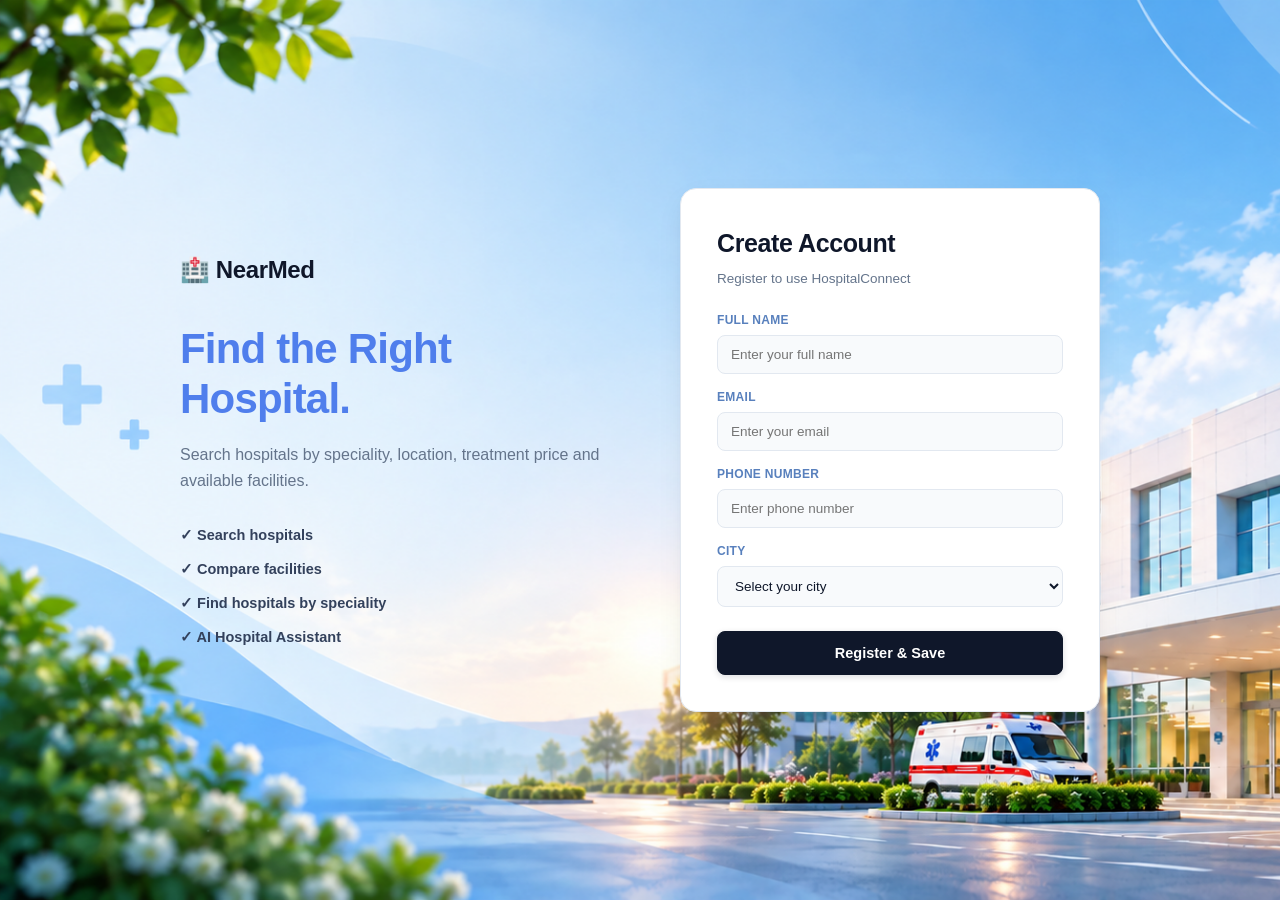
<file: index.html>
<!DOCTYPE html>
<html lang="en">
<head>
    <meta charset="UTF-8">
    <meta name="viewport" content="width=device-width, initial-scale=1.0">
    <title>NearMed - Registration</title>
    <link rel="stylesheet" href="style.css">
</head>
<body>

<div class="register-container">
    <div class="register-left">
        <div class="logo">🏥 NearMed</div>
        <h1>Find the Right Hospital.</h1>
        <p>Search hospitals by speciality, location, treatment price and available facilities.</p>
        <div class="features">
            <div>✓ Search hospitals</div>
            <div>✓ Compare facilities</div>
            <div>✓ Find hospitals by speciality</div>
            <div>✓ AI Hospital Assistant</div>
        </div>
    </div>

    <div class="register-card">
        <h2>Create Account</h2>
        <p class="subtitle">Register to use HospitalConnect</p>
        
        <form id="registration-form">
            <label>Full Name</label>
            <input type="text" name="name" placeholder="Enter your full name" required>

            <label>Email</label>
            <input type="email" name="email" placeholder="Enter your email" required>

            <label>Phone Number</label>
            <input type="tel" name="phone" placeholder="Enter phone number" required>

            <label>City</label>
            <select name="city" required>
                <option value="">Select your city</option>
                <option value="Amritsar">Amritsar</option>
                <option value="Bathinda">Bathinda</option>
                <option value="Chandigarh">Chandigarh</option>
                <option value="Jalandhar">Jalandhar</option>
                <option value="Ludhiana">Ludhiana</option>
                <option value="Mohali">Mohali</option>
                <option value="Patiala">Patiala</option>
                <option value="Pathankot">Pathankot</option>
                <option value="Hoshiarpur">Hoshiarpur</option>
                <option value="Other">Other</option>
            </select>

            <button type="submit" id="submit-btn">Register &amp; Save</button>
        </form>
    </div>
</div>

<script>
    document.getElementById('registration-form').addEventListener('submit', async function(e) {
        e.preventDefault();

        const btn = document.getElementById('submit-btn');
        btn.innerText = 'Registering...';
        btn.disabled = true;

        const formData = {
            name: this.name.value,
            email: this.email.value,
            phone: this.phone.value,
            city: this.city.value
        };

        try {
            const response = await fetch('https://hospital-find.onrender.com/register', {
                method: 'POST',
                headers: {
                    'Content-Type': 'application/json'
                },
                body: JSON.stringify(formData)
            });

            if (response.ok) {
                localStorage.setItem('user_name', formData.name);
                localStorage.setItem('user_city', formData.city);
                window.location.href = 'home.html';
            } else {
                alert('Registration failed. Please try again.');
                btn.innerText = 'Register & Save';
                btn.disabled = false;
            }
        } catch (error) {
            console.error('Error submitting form:', error);
            alert('Server error! Checking network...');
            btn.innerText = 'Register & Save';
            btn.disabled = false;
        }
    });
</script>

</body>
</html>
</file>
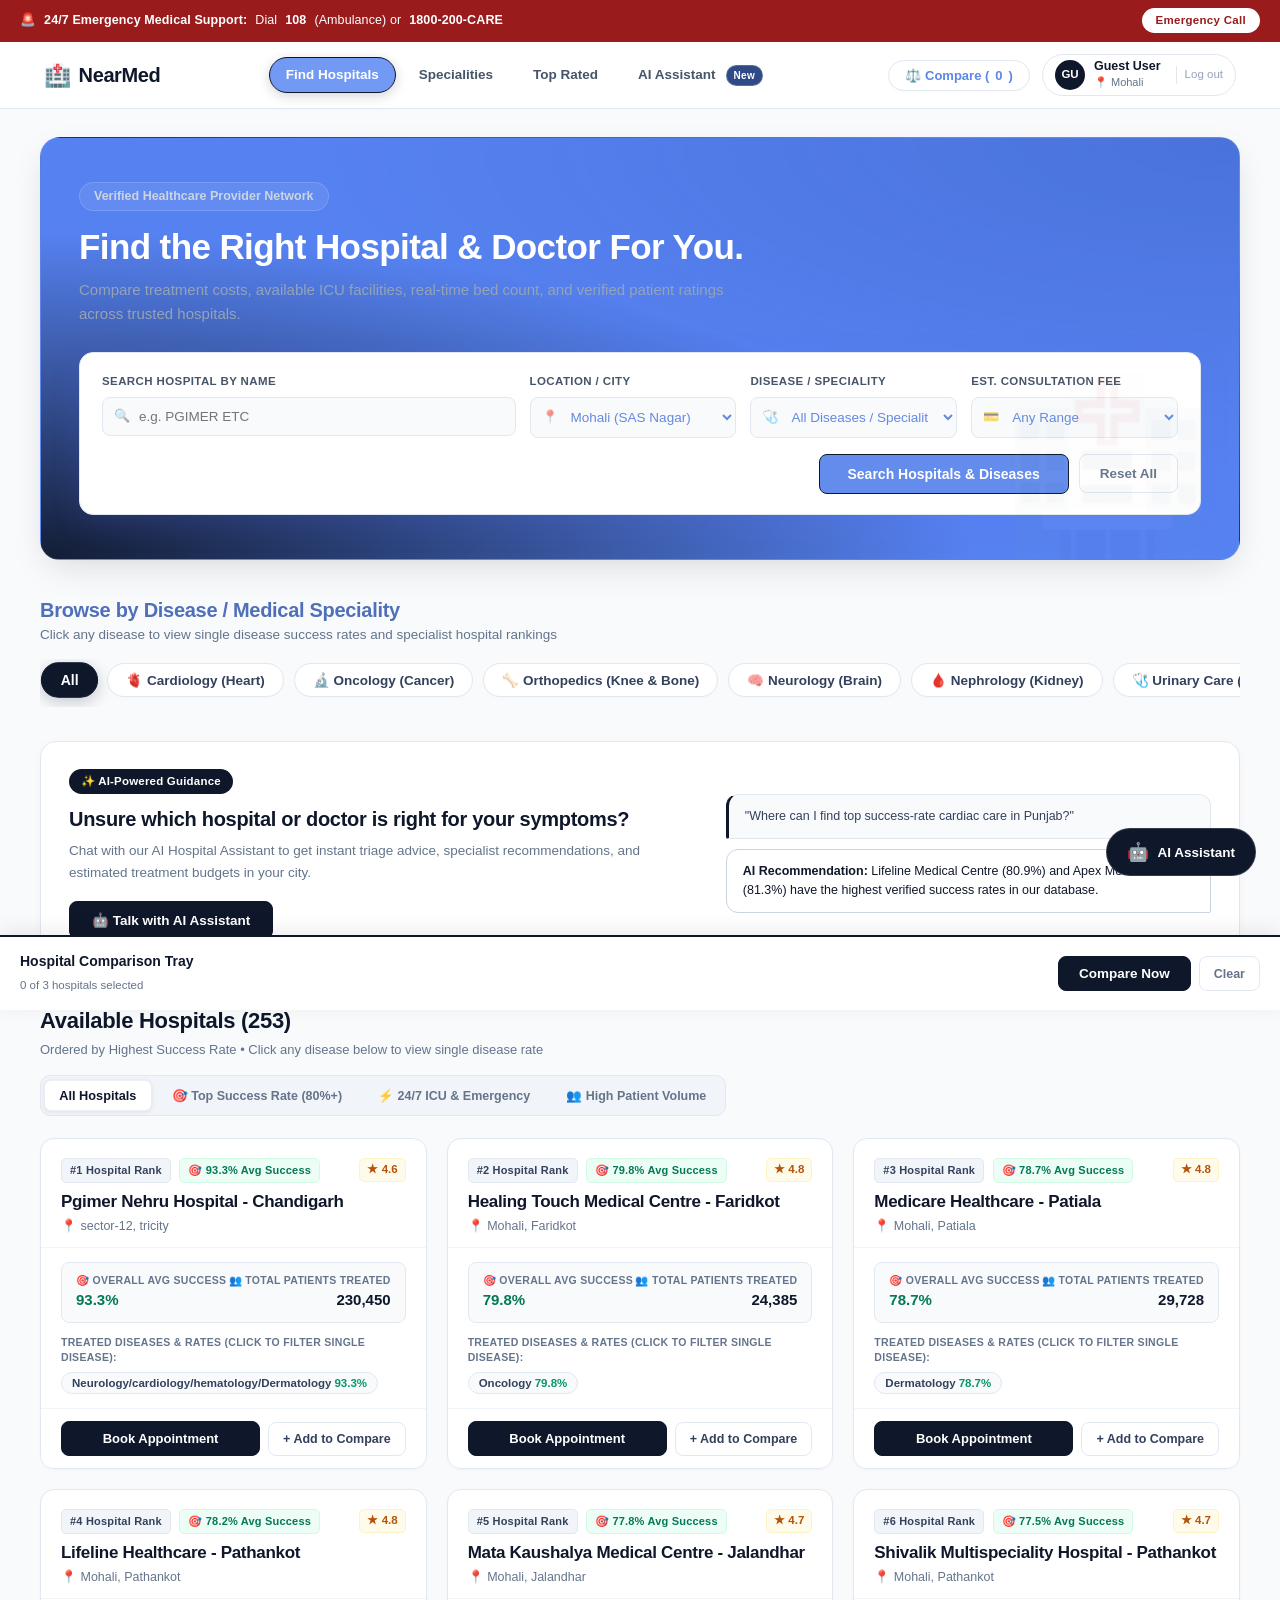
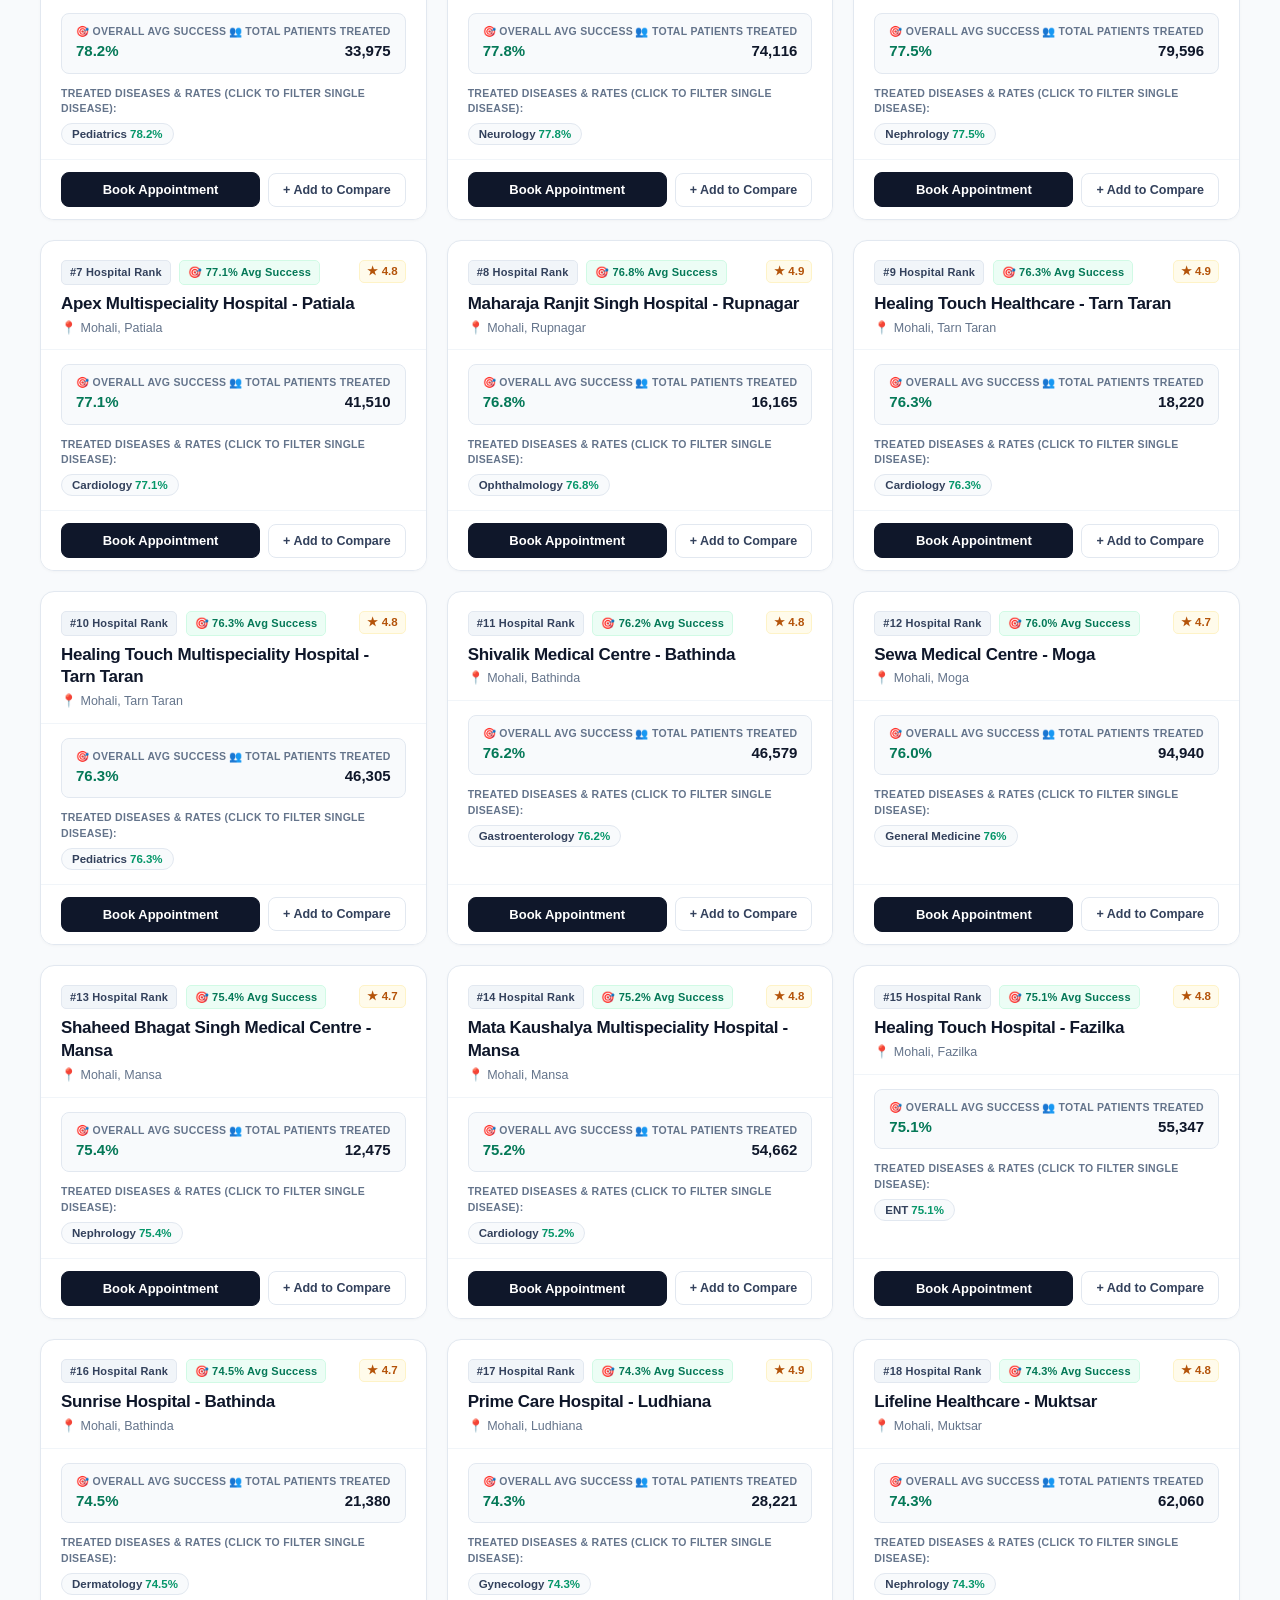
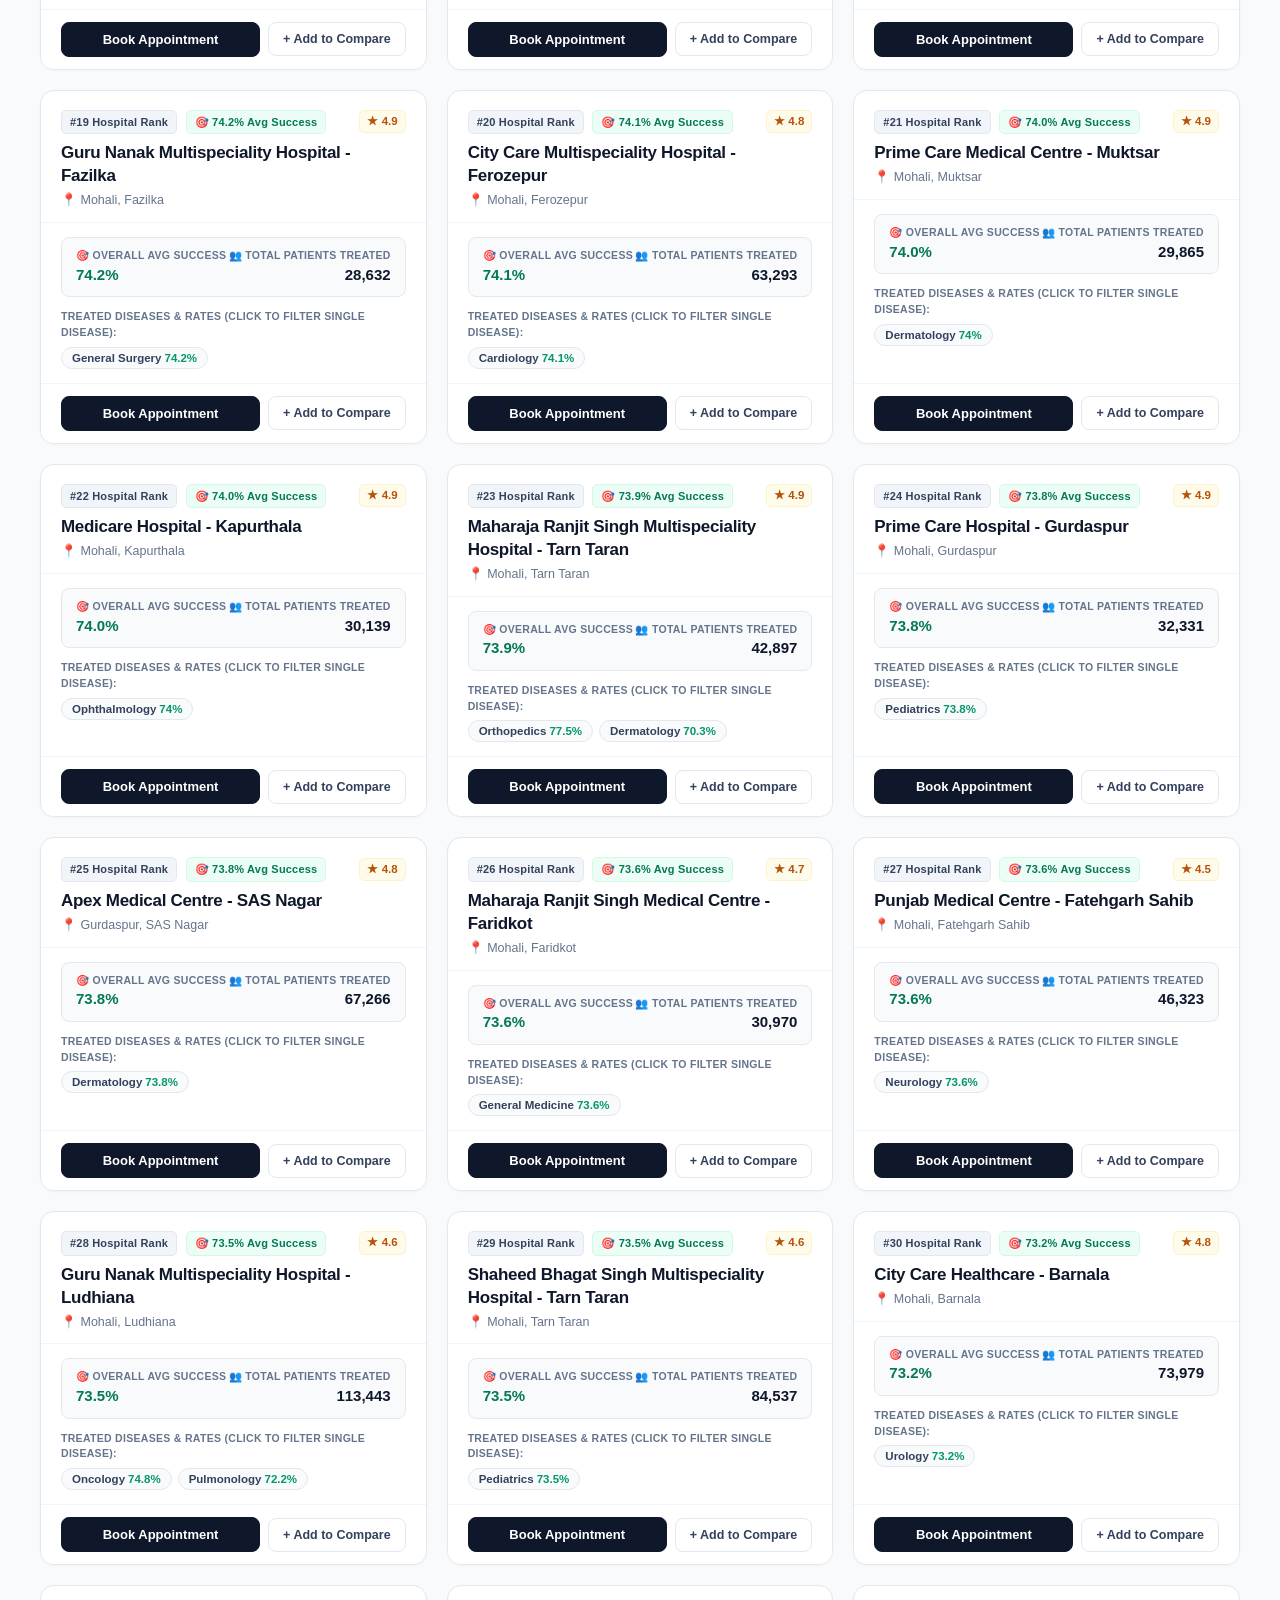
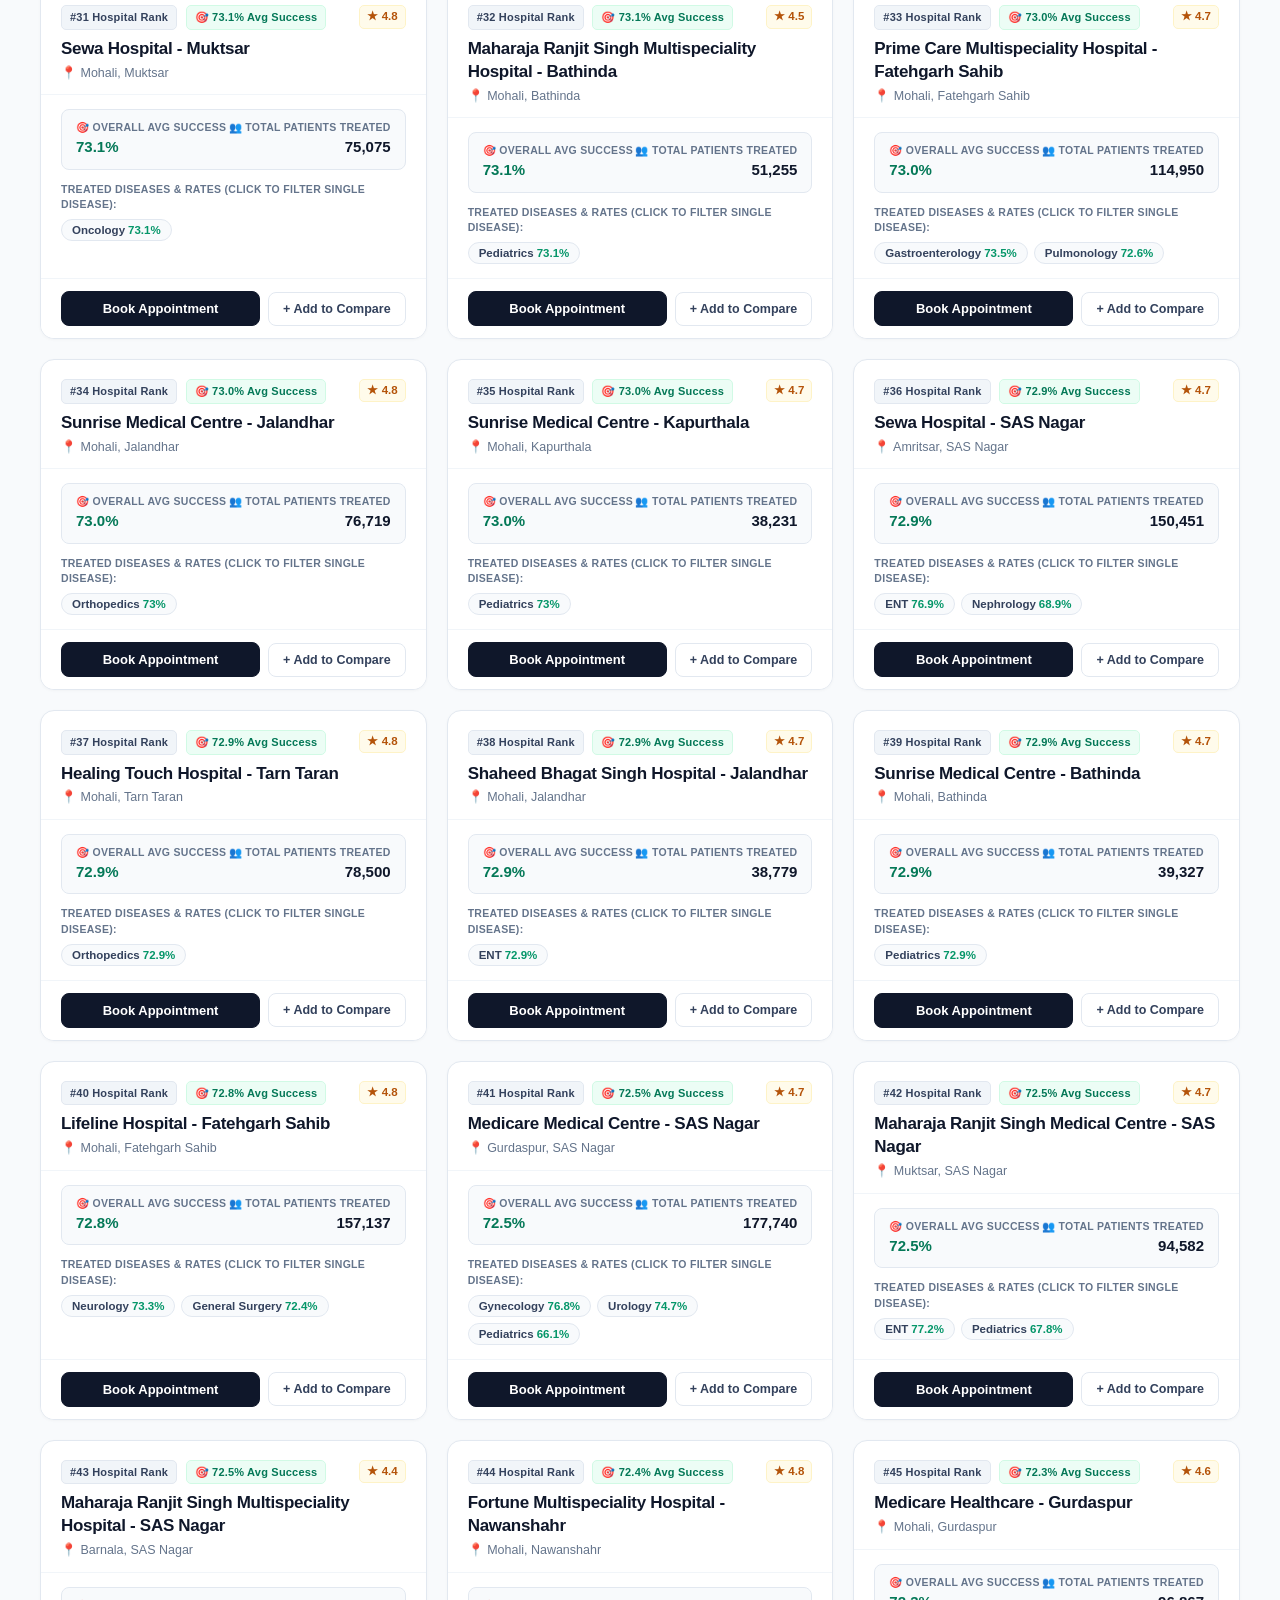
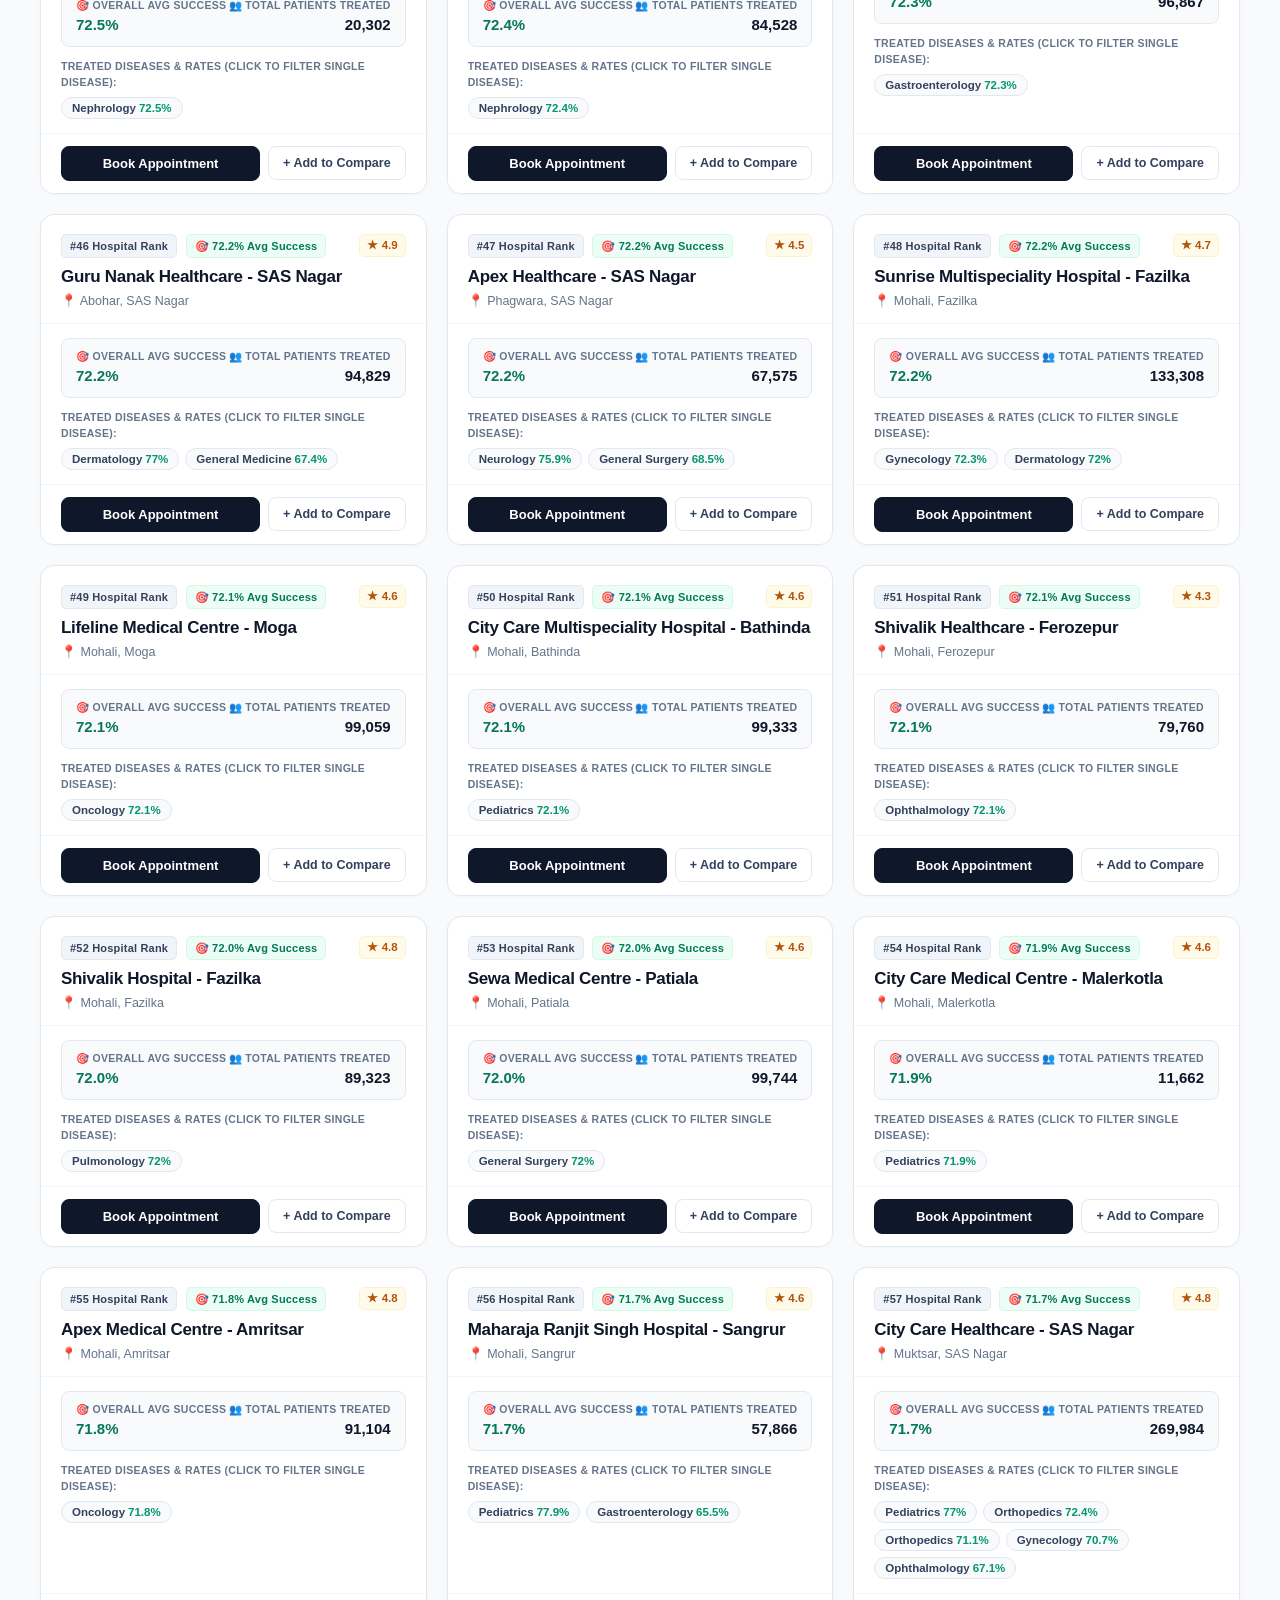
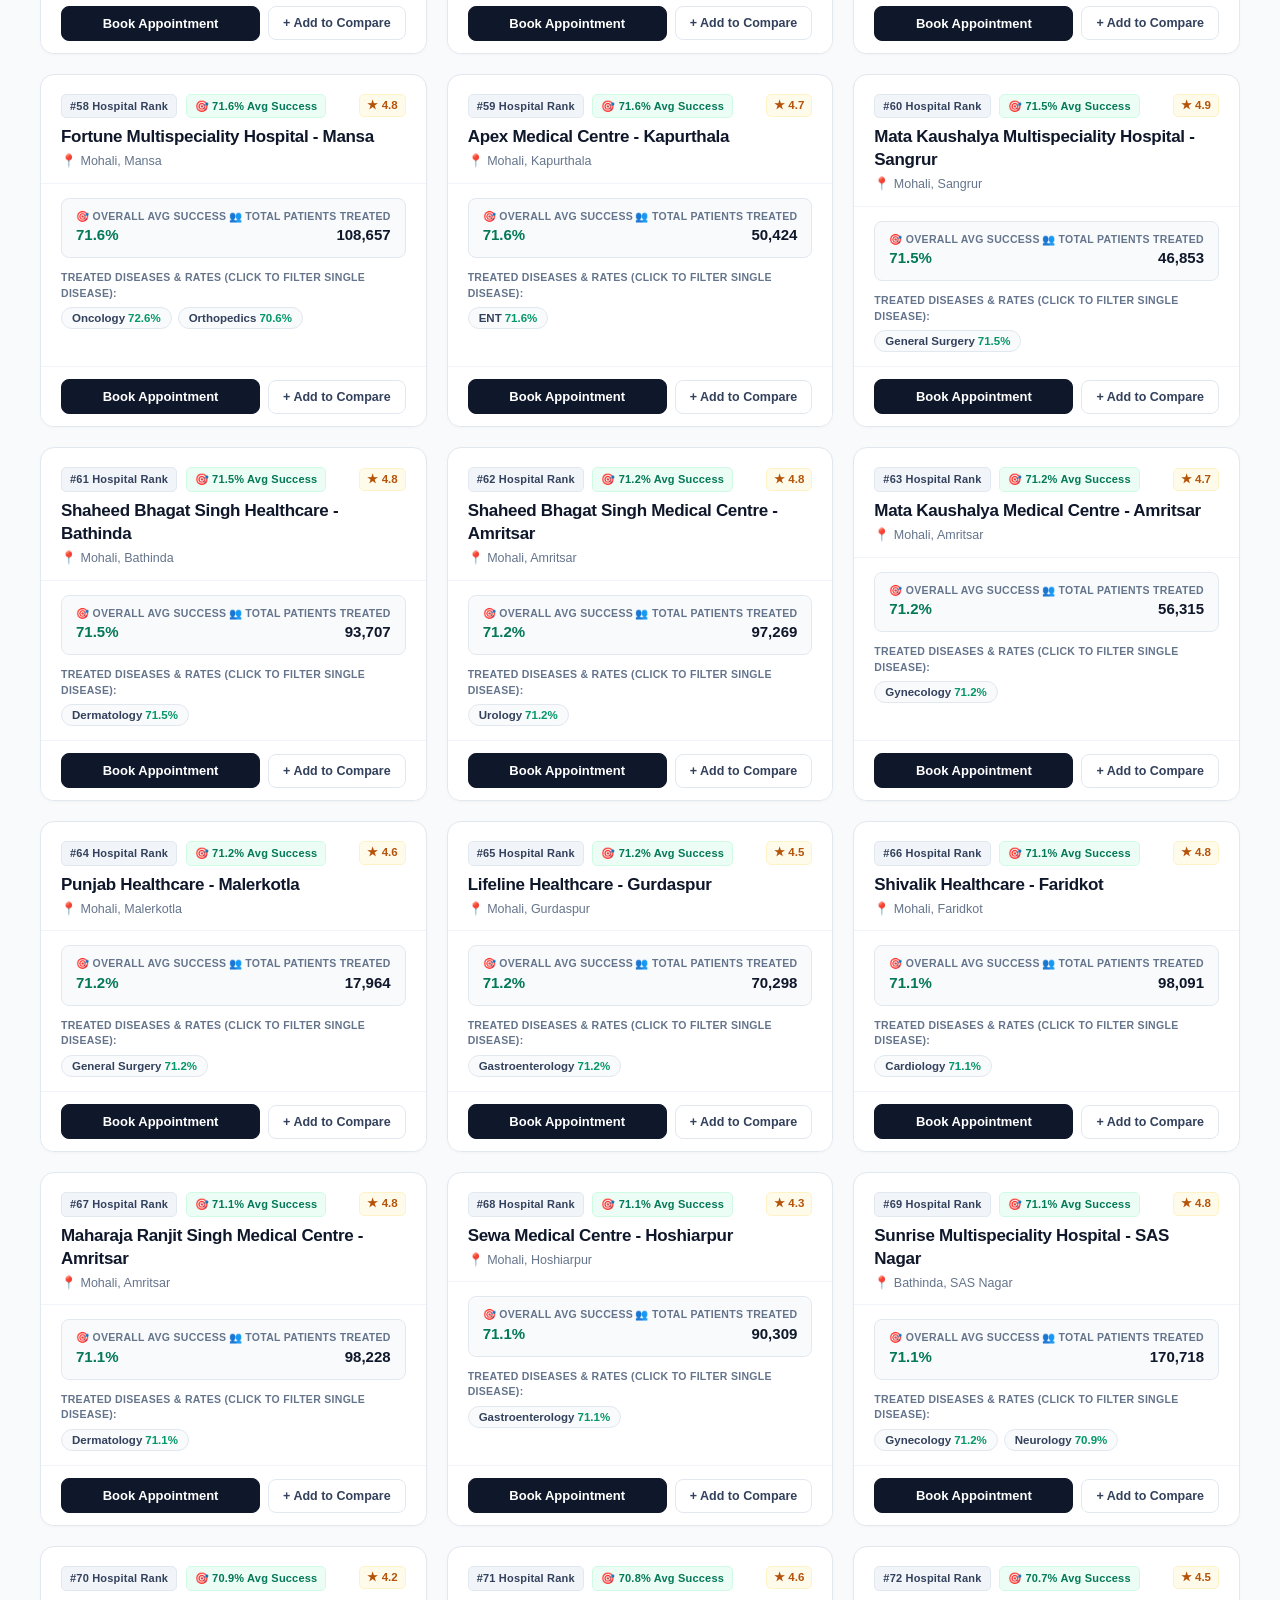
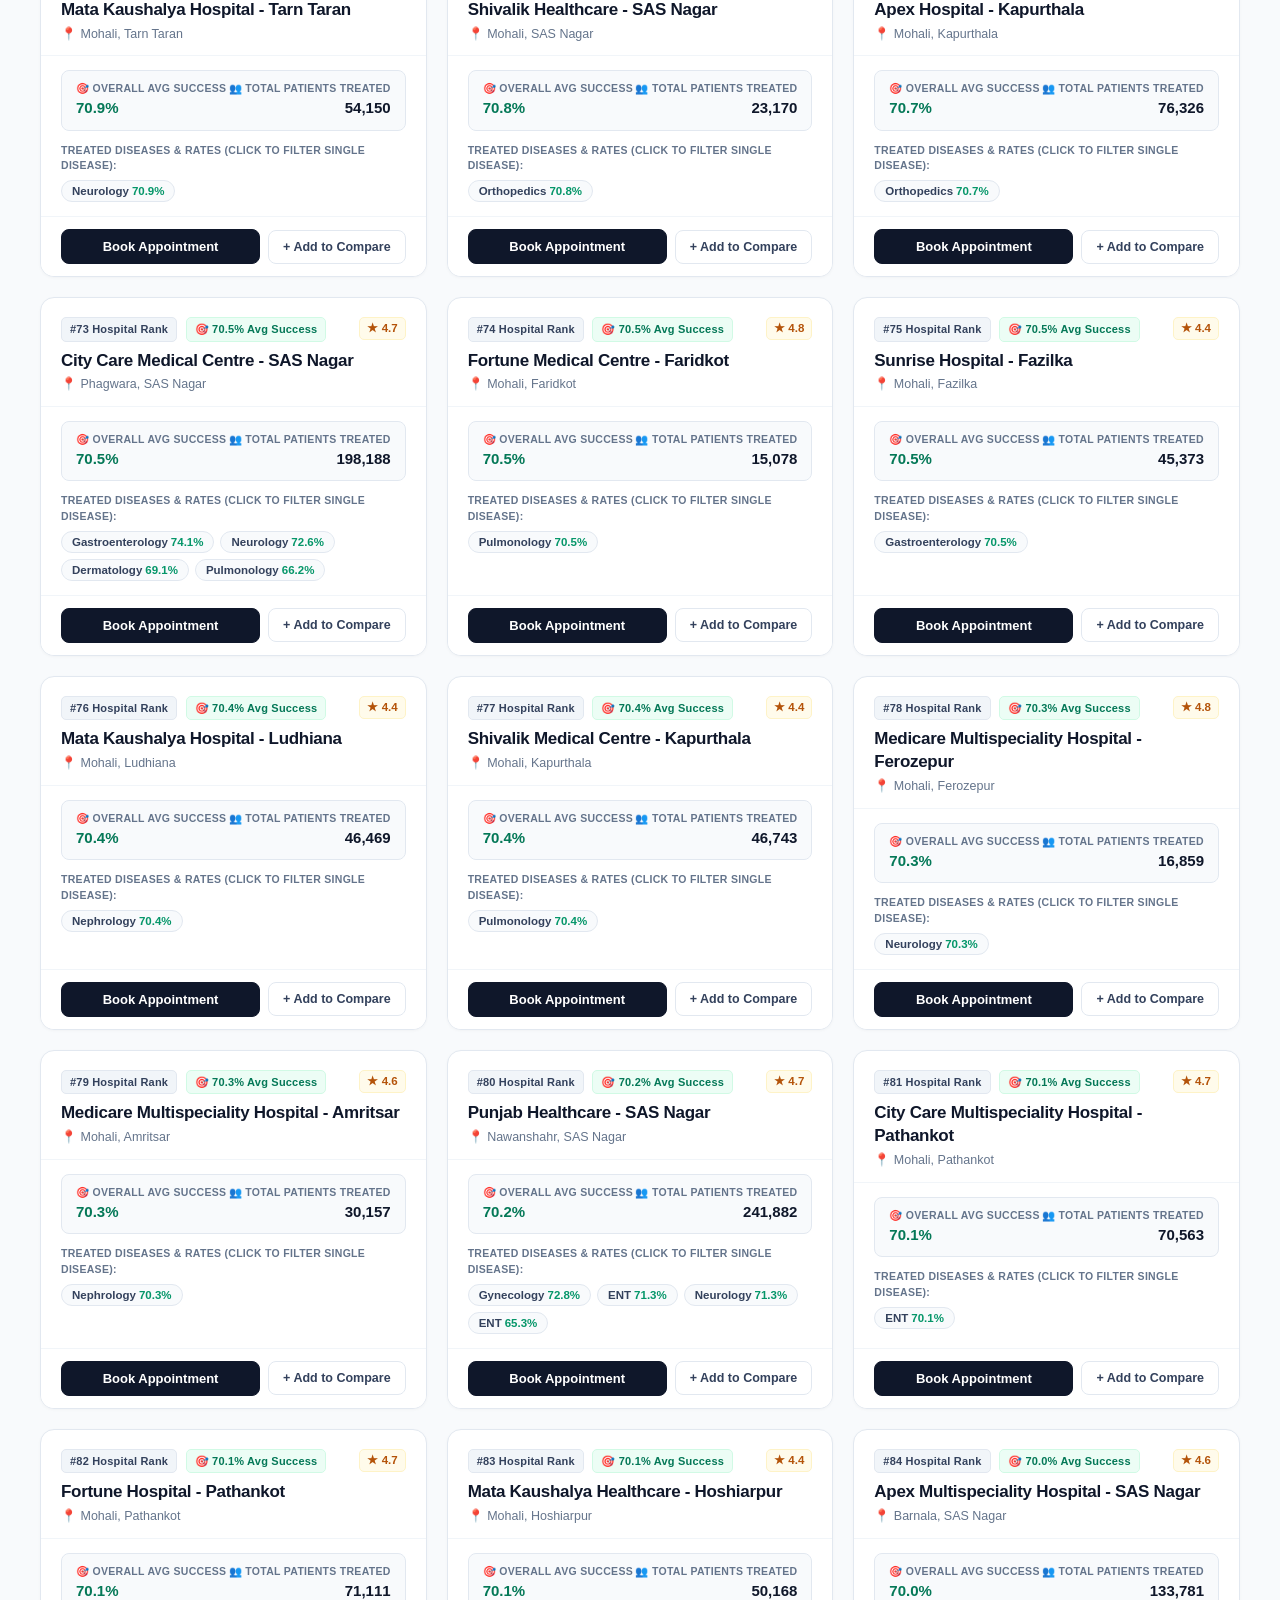
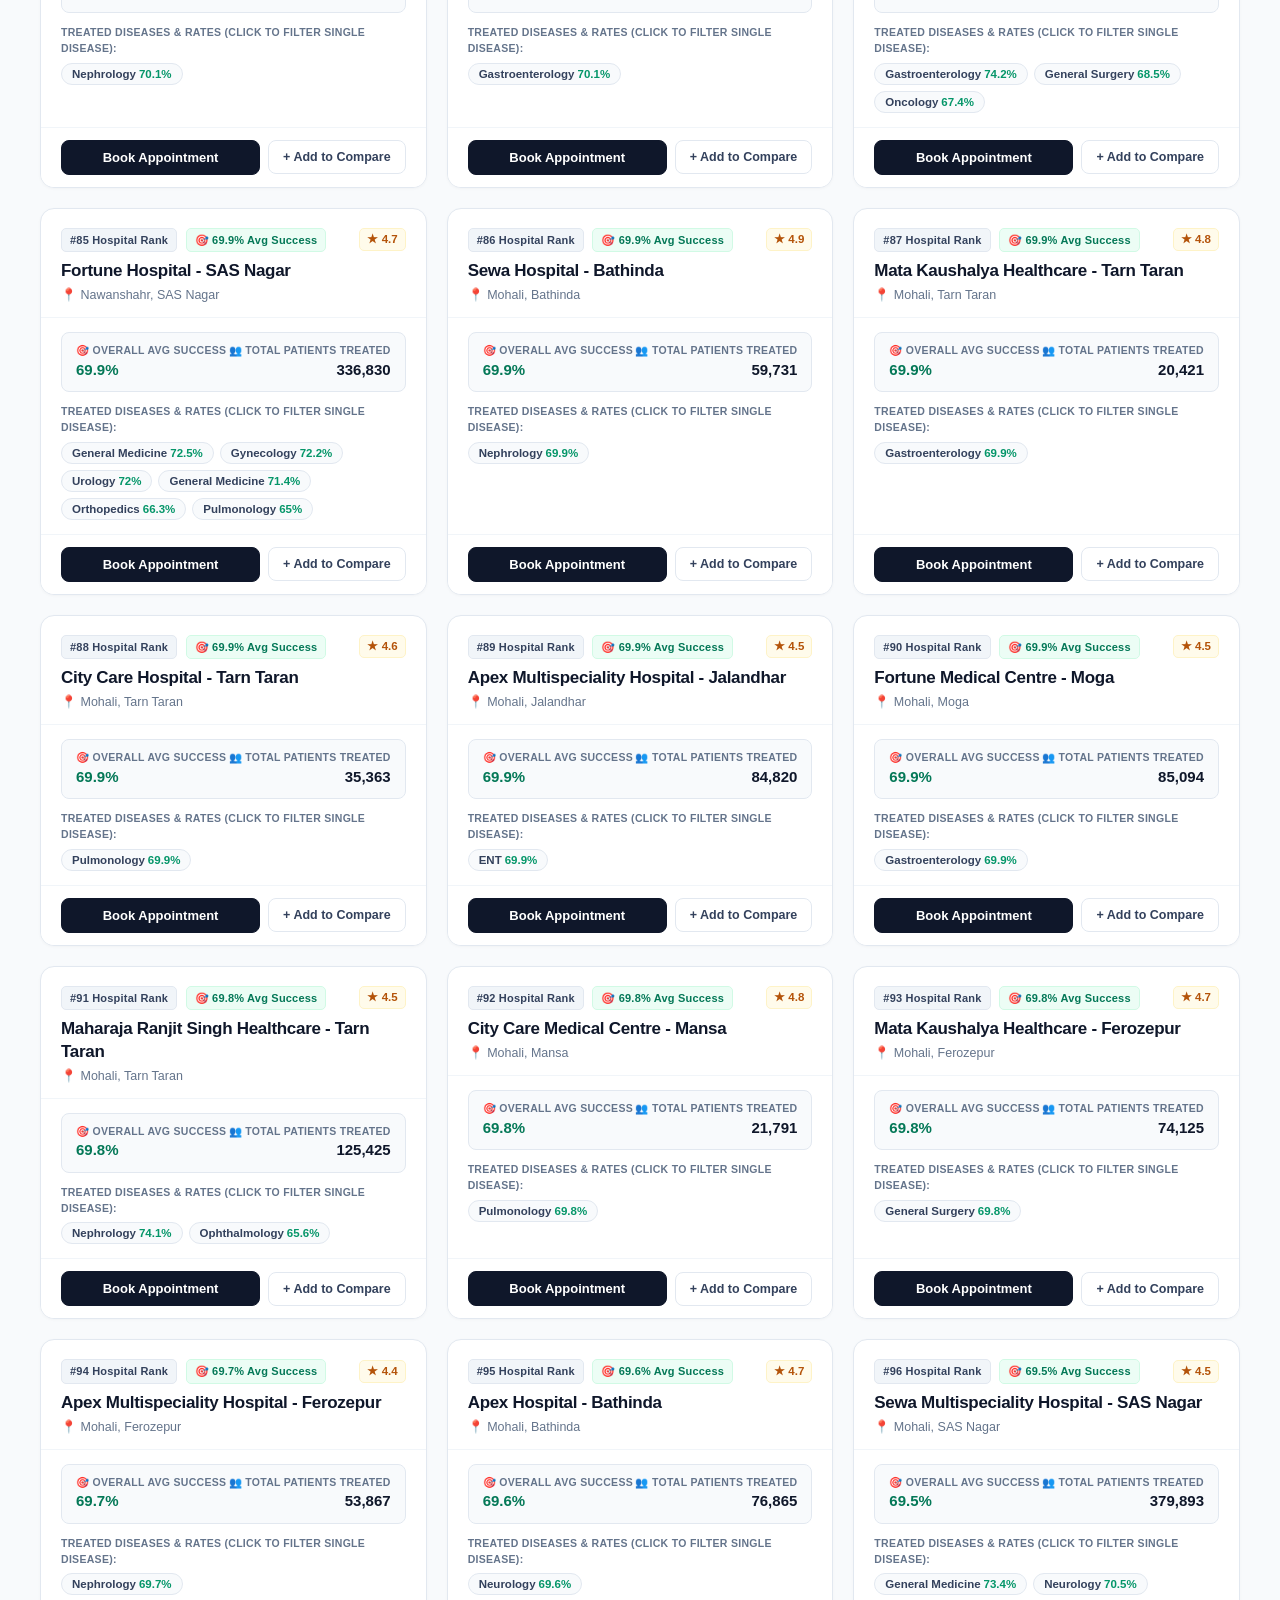
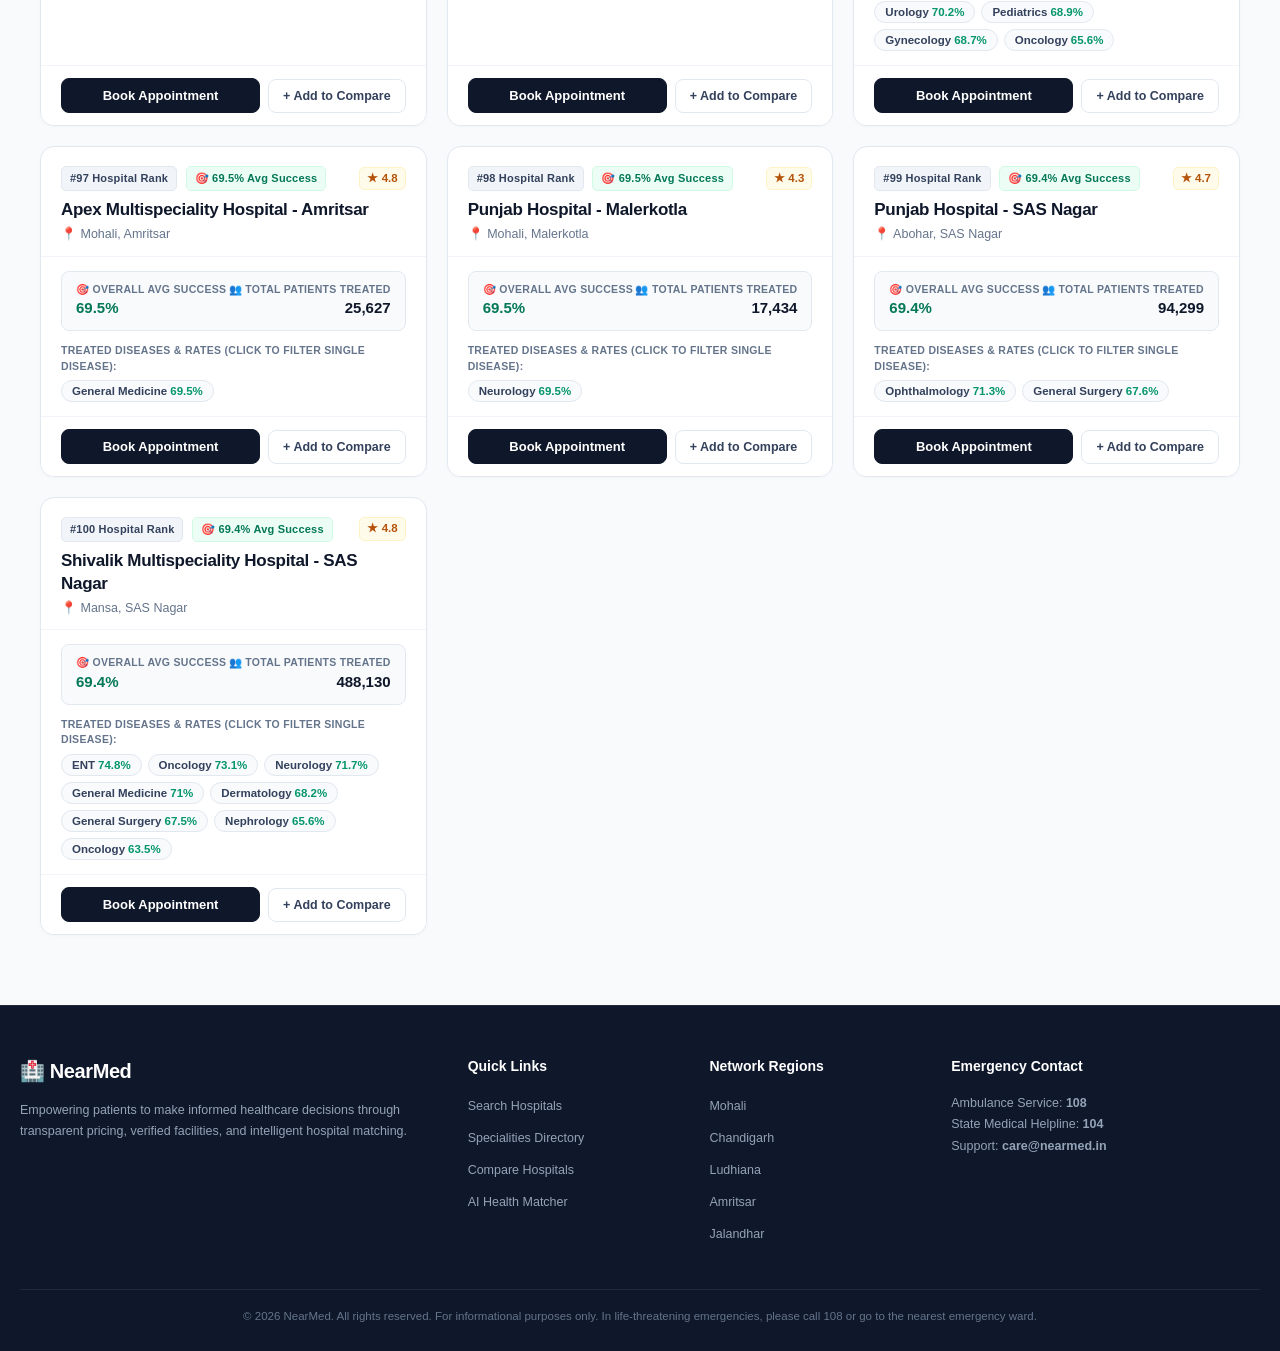
<file: home.html>
<!DOCTYPE html>
<html lang="en">
<head>
    <meta charset="UTF-8">
    <meta name="viewport" content="width=device-width, initial-scale=1.0">
    <title>NearMed - Find, Compare & Book Top Hospitals</title>
    <link rel="stylesheet" href="home.css">
</head>
<body>

    <!-- Emergency Toll-Free Alert Banner -->
    <div class="emergency-bar">
        <div class="emergency-content">
            <span>🚨 <strong>24/7 Emergency Medical Support:</strong> Dial <strong>108</strong> (Ambulance) or <strong>1800-200-CARE</strong></span>
            <a href="tel:108" class="emergency-call-btn">Emergency Call</a>
        </div>
    </div>

    <!-- Navigation Bar -->
    <header class="navbar">
        <div class="nav-container">
            <a href="home.html" class="logo">
                <span class="logo-icon">🏥</span>
                <span class="logo-text">NearMed</span>
            </a>

            <nav class="nav-links" id="main-nav">
                <a href="#search-section" class="nav-btn active">Find Hospitals</a>
                <a href="#specialities" class="nav-btn">Specialities</a>
                <a href="#hospitals" class="nav-btn">Top Rated</a>
                <a href="#ai-assistant" class="nav-btn" id="nav-ai-btn">AI Assistant <span class="badge-ai">New</span></a>
            </nav>

            <div class="nav-actions">
                <!-- Compare Counter Button -->
                <button class="compare-nav-btn" id="open-compare-btn" title="View Hospital Comparison">
                    ⚖️ Compare (<span id="compare-count">0</span>)
                </button>

                <!-- User Profile / City Welcome (Populated after registration) -->
                <div class="user-profile">
                    <div class="avatar" id="user-avatar">HC</div>
                    <div class="user-details">
                        <span class="user-name" id="user-display-name">Welcome!</span>
                        <span class="user-location" id="user-display-city">📍 Mohali</span>
                    </div>
                    <a href="index.html" class="logout-btn" title="Change Account / Log out">Log out</a>
                </div>
            </div>
        </div>
    </header>

    <!-- Main Content Container -->
    <main class="main-wrapper">

        <!-- Hero Section with Integrated Search -->
        <section class="hero-section" id="search-section">
            <div class="hero-content">
                <div class="hero-tagline">Verified Healthcare Provider Network</div>
                <h1>Find the Right Hospital &amp; Doctor For You.</h1>
                <p>Compare treatment costs, available ICU facilities, real-time bed count, and verified patient ratings across trusted hospitals.</p>
                
                <!-- Advanced Multi-Filter Search Bar -->
                <div class="search-box-card">
                    <form id="hospital-search-form" onsubmit="event.preventDefault(); (window.applyFilters || fetchHospitalsFromServer)();">
                        <div class="search-inputs-grid">
                            
                            <!-- Search by Name or Treatment -->
                            <div class="input-field">
                                <label for="search-input">Search Hospital by Name </label>
                                <div class="input-with-icon">
                                    <span class="field-icon">🔍</span>
                                    <input 
                                        type="text" 
                                        id="search-input" 
                                        placeholder="e.g. PGIMER ETC"
                                    >
                                </div>
                            </div>

                            <!-- City Dropdown -->
                            <div class="input-field">
                                <label for="city-filter">Location / City</label>
                                <div class="input-with-icon">
                                    <span class="field-icon">📍</span>
                                    <select id="city-filter">
                                        <option value="">All Cities / Regions</option>
                                        <option value="Abohar">Abohar</option>
                                        <option value="Amritsar">Amritsar</option>
                                        <option value="Barnala">Barnala</option>
                                        <option value="Bathinda">Bathinda</option>
                                        <option value="Chandigarh">Chandigarh (Tricity / Mohali)</option>
                                        <option value="Faridkot">Faridkot</option>
                                        <option value="Fatehgarh Sahib">Fatehgarh Sahib</option>
                                        <option value="Fazilka">Fazilka</option>
                                        <option value="Firozpur">Firozpur</option>
                                        <option value="Gurdaspur">Gurdaspur</option>
                                        <option value="Hoshiarpur">Hoshiarpur</option>
                                        <option value="Jalandhar">Jalandhar</option>
                                        <option value="Kapurthala">Kapurthala</option>
                                        <option value="Khanna">Khanna</option>
                                        <option value="Ludhiana">Ludhiana</option>
                                        <option value="Malerkotla">Malerkotla</option>
                                        <option value="Mansa">Mansa</option>
                                        <option value="Moga">Moga</option>
                                        <option value="Mohali">Mohali (SAS Nagar)</option>
                                        <option value="Muktsar">Muktsar</option>
                                        <option value="Nawanshahr">Nawanshahr</option>
                                        <option value="Pathankot">Pathankot</option>
                                        <option value="Patiala">Patiala</option>
                                        <option value="Phagwara">Phagwara</option>
                                        <option value="Rajpura">Rajpura</option>
                                        <option value="Rupnagar">Rupnagar</option>
                                        <option value="Sangrur">Sangrur</option>
                                        <option value="Tarn Taran">Tarn Taran</option>
                                    </select>
                                </div>
                            </div>

                            <!-- Speciality Dropdown with Disease Descriptions -->
                            <div class="input-field">
                                <label for="speciality-filter">Disease / Speciality</label>
                                <div class="input-with-icon">
                                    <span class="field-icon">🩺</span>
                                    <select id="speciality-filter">
                                        <option value="">All Diseases / Specialities</option>
                                        <option value="Cardiology">Cardiology (Heart Diseases, Attack, Angioplasty)</option>
                                        <option value="Oncology">Oncology (Cancer, Chemotherapy, Tumors)</option>
                                        <option value="Orthopedics">Orthopedics (Bones, Joints, Knee, Fractures)</option>
                                        <option value="Neurology">Neurology (Brain, Stroke, Paralysis, Nerves)</option>
                                        <option value="Nephrology">Nephrology (Kidney, Dialysis, Renal Failure)</option>
                                        <option value="Urinary Care">Urinary Care (Kidney Stones, Prostate, Bladder)</option>
                                        <option value="Gastroenterology">Gastroenterology (Stomach, Liver, Digestion)</option>
                                        <option value="Pulmonology">Pulmonology (Lungs, Asthma, Chest, TB)</option>
                                        <option value="General Surgery">General Surgery (Appendix, Hernia, Operations)</option>
                                        <option value="Pediatrics">Pediatrics (Child Care, Infants &amp; Baby)</option>
                                        <option value="Gynecology">Gynecology (Pregnancy, Women's Health, PCOS)</option>
                                        <option value="Dermatology">Dermatology (Skin Diseases, Allergies, Hair)</option>
                                        <option value="Ophthalmology">Ophthalmology (Eye Care, Cataract, Vision)</option>
                                        <option value="ENT">ENT (Ear, Nose &amp; Throat Disorders)</option>
                                        <option value="General Medicine">General Medicine (Fever, Diabetes, Infections)</option>
                                        <option value="Emergency">24x7 Emergency &amp; Trauma Care</option>
                                    </select>
                                </div>
                            </div>

                            <!-- Price / Budget Tier -->
                            <div class="input-field">
                                <label for="budget-filter">Est. Consultation Fee</label>
                                <div class="input-with-icon">
                                    <span class="field-icon">💳</span>
                                    <select id="budget-filter">
                                        <option value="">Any Range</option>
                                        <option value="budget">Under ₹500 (Affordable)</option>
                                        <option value="mid">₹500 - ₹1,000 (Standard)</option>
                                        <option value="premium">₹1,000+ (Super Speciality)</option>
                                    </select>
                                </div>
                            </div>

                        </div>

                        <div class="search-submit-row">
                            <button type="submit" class="btn-primary-search"
                                onclick="document.getElementById('hospital-results').scrollIntoView({ behavior: 'smooth' });">
                                <span>Search Hospitals &amp; Diseases</span>
                            </button>
                            <button type="button" class="btn-reset-search" onclick="resetFilters()">
                                Reset All
                            </button>
                        </div>
                    </form>
                </div>
            </div>
        </section>

        <!-- Quick Speciality Carousel / Filter Chips -->
        <section class="speciality-chips-section" id="specialities">
            <div class="section-header">
                <h2>Browse by Disease / Medical Speciality</h2>
                <p>Click any disease to view single disease success rates and specialist hospital rankings</p>
            </div>
            
            <div class="chips-container" id="speciality-chips">
                <button class="chip active" data-spec="">All</button>
                <button class="chip" data-spec="Cardiology">🫀 Cardiology (Heart)</button>
                <button class="chip" data-spec="Oncology">🔬 Oncology (Cancer)</button>
                <button class="chip" data-spec="Orthopedics">🦴 Orthopedics (Knee &amp; Bone)</button>
                <button class="chip" data-spec="Neurology">🧠 Neurology (Brain)</button>
                <button class="chip" data-spec="Nephrology">🩸 Nephrology (Kidney)</button>
                <button class="chip" data-spec="Urinary Care">🩺 Urinary Care (Kidney Stones)</button>
                <button class="chip" data-spec="Gastroenterology">🍽️ Gastroenterology (Liver/Stomach)</button>
                <button class="chip" data-spec="Pulmonology">🫁 Pulmonology (Lungs/Asthma)</button>
                <button class="chip" data-spec="General Surgery">🩺 General Surgery</button>
                <button class="chip" data-spec="Pediatrics">👶 Pediatrics (Child Care)</button>
                <button class="chip" data-spec="Gynecology">🌸 Gynecology (Women Health)</button>
                <button class="chip" data-spec="Dermatology">🧴 Dermatology (Skin)</button>
                <button class="chip" data-spec="Ophthalmology">👁️ Ophthalmology (Eye Care)</button>
                <button class="chip" data-spec="ENT">👂 ENT (Ear/Nose/Throat)</button>
                <button class="chip" data-spec="General Medicine">💊 General Medicine (Fever/Diabetes)</button>
            </div>
        </section>

        <!-- AI Assistant Banner Callout -->
        <section class="ai-banner-card">
            <div class="ai-banner-content">
                <div class="ai-badge">✨ AI-Powered Guidance</div>
                <h3>Unsure which hospital or doctor is right for your symptoms?</h3>
                <p>Chat with our AI Hospital Assistant to get instant triage advice, specialist recommendations, and estimated treatment budgets in your city.</p>
                <button class="btn-ai-launch" onclick="toggleAIChat(true)">
                    🤖 Talk with AI Assistant
                </button>
            </div>
            <div class="ai-banner-illustration">
                <div class="ai-bubble">"Where can I find top success-rate cardiac care in Punjab?"</div>
                <div class="ai-response-preview">
                    <strong>AI Recommendation:</strong> Lifeline Medical Centre (80.9%) and Apex Medical Centre (81.3%) have the highest verified success rates in our database.
                </div>
            </div>
        </section>

        <!-- Hospitals Section -->
        <section class="hospitals-section" id="hospital-results">
            <div class="hospitals-toolbar">
                <div class="results-meta">
                    <h2 id="results-count-heading">Available Hospitals</h2>
                    <span id="results-subtext">Ordered by Highest Success Rate • Verified Patients Treated</span>
                </div>

                <!-- Fast Filter Pills -->
                <div class="quick-filter-toggles">
                    <button class="filter-toggle active" data-filter="all">All Hospitals</button>
                    <button class="filter-toggle" data-filter="nabh">🎯 Top Success Rate (80%+)</button>
                    <button class="filter-toggle" data-filter="icu">⚡ 24/7 ICU &amp; Emergency</button>
                    <button class="filter-toggle" data-filter="cashless">👥 High Patient Volume</button>
                </div>
            </div>

            <!-- Active Single Disease Filter Notification Bar -->
            <div class="active-disease-bar" id="active-disease-bar" style="display: none;">
                <div class="active-disease-info">
                    <span class="active-disease-badge" id="active-disease-badge">🎯 Single Disease Mode: Cardiology</span>
                    <span class="active-disease-subtext" id="active-disease-subtext">Showing verified success rates &amp; rankings for this disease only. Cards for other diseases are hidden.</span>
                </div>
                <button type="button" class="btn-clear-disease" onclick="clearDiseaseFilter()">✕ Show All Diseases</button>
            </div>

            <!-- Hospital Cards Grid Container (Populated dynamically) -->
            <div class="hospital-grid" id="hospitals-container"></div>

            <!-- No Results Fallback -->
            <div class="no-results" id="no-results-msg" style="display: none;">
                <div class="no-results-icon">🏥🔍</div>
                <h3>No hospitals matched your search criteria</h3>
                <p>Try clearing your filters or selecting a different city or medical department.</p>
                <button class="btn-reset-search" onclick="resetFilters()">View All Hospitals</button>
            </div>
        </section>

    </main>

    <!-- Bottom Sticky Hospital Comparison Drawer -->
    <div class="compare-dock" id="compare-dock">
        <div class="compare-dock-inner">
            <div class="compare-dock-info">
                <strong>Hospital Comparison Tray</strong>
                <span id="compare-dock-text">0 of 3 hospitals selected</span>
            </div>
            <div class="compare-dock-items" id="compare-dock-list"></div>
            <div class="compare-dock-actions">
                <button class="btn-view-compare" onclick="openCompareModal()">Compare Now</button>
                <button class="btn-clear-compare" onclick="clearComparison()">Clear</button>
            </div>
        </div>
    </div>

    <!-- Comparison Modal -->
    <div class="modal-overlay" id="compare-modal">
        <div class="modal-card">
            <div class="modal-header">
                <h2>Hospital Comparison</h2>
                <button class="modal-close-btn" onclick="closeCompareModal()">&times;</button>
            </div>
            <div class="modal-body" id="compare-modal-content"></div>
        </div>
    </div>

    <!-- Floating AI Assistant Chat Widget -->
    <div class="ai-widget-container" id="ai-assistant">
        <!-- Floating Trigger Button -->
        <button class="ai-float-btn" id="ai-float-trigger" onclick="toggleAIChat()" title="Ask HospitalConnect AI">
            <span class="ai-icon">🤖</span>
            <span class="ai-label">AI Assistant</span>
        </button>

        <!-- Floating Chatbox Window -->
        <div class="ai-chat-window" id="ai-chat-window">
            <div class="chat-header">
                <div class="chat-header-info">
                    <span class="chat-avatar">🏥🤖</span>
                    <div>
                        <strong>HospitalConnect AI</strong>
                        <span class="status-online">● Online &amp; Ready</span>
                    </div>
                </div>
                <button class="chat-close-btn" onclick="toggleAIChat(false)">&times;</button>
            </div>

            <div class="chat-messages" id="chat-messages">
                <div class="chat-bubble ai">
                    Hello! I'm your HospitalConnect AI guide. How can I help you today?
                    <br><br>
                    You can ask about:
                    <ul>
                        <li>Best hospitals for specific treatments</li>
                        <li>Estimated surgery costs</li>
                        <li>Insurance coverage &amp; emergency care</li>
                    </ul>
                </div>
            </div>

            <div class="chat-quick-suggestions">
                <button onclick="sendQuickPrompt('Find best cardiology hospital in Mohali')">Cardiology in Mohali</button>
                <button onclick="sendQuickPrompt('Average cost of knee replacement surgery?')">Knee Surgery Cost</button>
                <button onclick="sendQuickPrompt('Which hospitals provide 24/7 emergency & cashless mediclaim?')">24/7 Emergency</button>
            </div>

            <form class="chat-input-form" onsubmit="event.preventDefault(); handleSendChatMessage();">
                <input 
                    type="text" 
                    id="chat-user-input" 
                    placeholder="Describe symptoms or ask about a hospital..." 
                    autocomplete="off"
                >
                <button type="submit" class="chat-send-btn">Send</button>
            </form>
        </div>
    </div>

    <!-- Booking Confirmation Modal -->
    <div class="modal-overlay" id="booking-modal">
        <div class="modal-card small-modal">
            <div class="modal-header">
                <h3 id="booking-hospital-name">Book Appointment</h3>
                <button class="modal-close-btn" onclick="closeBookingModal()">&times;</button>
            </div>
            <div class="modal-body">
                <p id="booking-hospital-sub" class="booking-sub">Selected Hospital</p>
                <form id="booking-form" onsubmit="handleConfirmBooking(event)">
                    <label>Patient Name</label>
                    <input type="text" id="book-patient-name" required placeholder="Enter patient name">

                    <label>Contact Phone</label>
                    <input type="tel" id="book-patient-phone" required placeholder="Enter mobile number">

                    <label>Preferred Date</label>
                    <input type="date" id="book-patient-date" required>

                    <label>Department / Speciality</label>
                    <select id="book-patient-spec" required>
                        <option value="General Medicine">General Medicine</option>
                        <option value="Cardiology">Cardiology</option>
                        <option value="Orthopedics">Orthopedics</option>
                        <option value="Neurology">Neurology</option>
                        <option value="Pediatrics">Pediatrics</option>
                    </select>

                    <button type="submit" class="btn-confirm-booking">Confirm Appointment Request</button>
                </form>
                <div id="booking-success-msg" class="success" style="display:none; margin-top:15px;">
                    ✅ Appointment requested! The hospital desk will call you shortly to confirm the slot.
                </div>
            </div>
        </div>
    </div>

    <!-- Footer -->
    <footer class="footer">
        <div class="footer-container">
            <div class="footer-col">
                <div class="logo">🏥 NearMed</div>
                <p>Empowering patients to make informed healthcare decisions through transparent pricing, verified facilities, and intelligent hospital matching.</p>
            </div>
            <div class="footer-col">
                <h4>Quick Links</h4>
                <ul>
                    <li><a href="#search-section">Search Hospitals</a></li>
                    <li><a href="#specialities">Specialities Directory</a></li>
                    <li><a href="javascript:void(0)" onclick="openCompareModal()">Compare Hospitals</a></li>
                    <li><a href="javascript:void(0)" onclick="toggleAIChat(true)">AI Health Matcher</a></li>
                </ul>
            </div>
            <div class="footer-col">
                <h4>Network Regions</h4>
                <ul>
                    <li><a href="javascript:void(0)" onclick="filterByCity('Mohali')">Mohali</a></li>
                    <li><a href="javascript:void(0)" onclick="filterByCity('Chandigarh')">Chandigarh</a></li>
                    <li><a href="javascript:void(0)" onclick="filterByCity('Ludhiana')">Ludhiana</a></li>
                    <li><a href="javascript:void(0)" onclick="filterByCity('Amritsar')">Amritsar</a></li>
                    <li><a href="javascript:void(0)" onclick="filterByCity('Jalandhar')">Jalandhar</a></li>
                </ul>
            </div>
            <div class="footer-col">
                <h4>Emergency Contact</h4>
                <p>Ambulance Service: <strong>108</strong></p>
                <p>State Medical Helpline: <strong>104</strong></p>
                <p>Support: <strong>care@nearmed.in</strong></p>
            </div>
        </div>
        <div class="footer-bottom">
            <p>&copy; 2026 NearMed. All rights reserved. For informational purposes only. In life-threatening emergencies, please call 108 or go to the nearest emergency ward.</p>
        </div>
    </footer>

    <!-- Home Page Logic -->
    <script src="home.js"></script>
    <script>
        (function () {
            // Connect frontend to the local server
            const API_URL = 'https://hospital-find.onrender.com/api/hospitals';
            const hospitalListEl = document.getElementById('hospitals-container');
            const noResultsEl = document.getElementById('no-results-msg');
            const resultsHeadingEl = document.getElementById('results-count-heading');
            const resultsSubtextEl = document.getElementById('results-subtext');

            function renderHospitalCards(hospitals, options) {
                if (typeof window.renderHospitals === 'function') {
                    window.renderHospitals(hospitals, options);
                    return;
                }
                if (!hospitalListEl) return;

                hospitalListEl.innerHTML = '';

                if (!Array.isArray(hospitals) || hospitals.length === 0) {
                    if (noResultsEl) noResultsEl.style.display = 'block';
                    if (resultsHeadingEl) resultsHeadingEl.textContent = 'No Hospitals Found';
                    if (resultsSubtextEl) resultsSubtextEl.textContent = 'Try changing the search filters.';
                    return;
                }

                // Normalize data and sort strictly by success rate descending
                const normalized = hospitals.map(h => ({
                    id: h.id || ((h.hospital_name || h.name || 'hosp') + '-' + (h.district || h.city || '')).toLowerCase().replace(/[^a-z0-9]+/g, '-'),
                    name: h.hospital_name || h.name || 'Hospital',
                    city: h.city || 'Punjab',
                    district: h.district || '',
                    speciality: h.speciality || h.specialization || h.department || 'General Care',
                    rating: Number(h.hospital_rating || h.rating || 4.5) || 4.5,
                    success_rate: Number(h.success_rate || 0) || 0,
                    no_of_patients_treated: Number(h.no_of_patients_treated || 0) || 0,
                    overall_rank: h.overall_rank || '',
                    speciality_rank: h.speciality_rank || '',
                    service_readiness: Number(h.service_readiness_pct || 0) || 0
                }));

                // Sort by success rate in descending order
                normalized.sort((a, b) => b.success_rate - a.success_rate);

                // Store for compare modal
                window.allLoadedHospitals = normalized;

                if (noResultsEl) noResultsEl.style.display = 'none';
                if (resultsHeadingEl) resultsHeadingEl.textContent = `Available Hospitals (${normalized.length})`;
                if (resultsSubtextEl) resultsSubtextEl.textContent = 'Ordered by Success Rate (Highest to Lowest) • Showing Patients Treated';

                // Display top results (up to 120 for smooth performance)
                const toShow = normalized.slice(0, 120);

                toShow.forEach((hospital, index) => {
                    const card = document.createElement('div');
                    card.className = 'hospital-card';
                    card.style.animationDelay = `${(index % 12) * 0.04}s`;
                    card.setAttribute('data-id', hospital.id);

                    const locationText = hospital.city && hospital.district && hospital.city !== hospital.district
                        ? `${hospital.city}, ${hospital.district}`
                        : (hospital.city || hospital.district || 'Punjab');

                    const safeName = (hospital.name || 'Hospital').replace(/'/g, "\\'");

                    card.innerHTML = `
                        <div class="card-header">
                            <div class="card-top-badges">
                                <div>
                                    <span class="badge-tag badge-nabh">#${index + 1} Success Rank</span>
                                    <span class="badge-tag badge-emergency" style="margin-left: 4px;">🎯 ${hospital.success_rate}% Success</span>
                                </div>
                                <div class="rating-badge">★ ${hospital.rating.toFixed(1)}</div>
                            </div>
                            <h3 class="hospital-name">${hospital.name}</h3>
                            <div class="hospital-loc">📍 ${locationText}</div>
                        </div>

                        <div class="card-body">
                            <div>
                                <div class="price-label" style="margin-bottom: 6px;">Speciality</div>
                                <div class="specialities-tags">
                                    <span class="spec-pill">${hospital.speciality}</span>
                                </div>
                            </div>

                            <div class="card-pricing-row">
                                <div class="price-item">
                                    <span class="price-label">🎯 Success Rate</span>
                                    <span class="price-val" style="color: #047857; font-size: 15px;">${hospital.success_rate}%</span>
                                </div>
                                <div class="price-item" style="text-align: right;">
                                    <span class="price-label">👥 Patients Treated</span>
                                    <span class="price-val" style="color: #0f172a; font-size: 15px;">${hospital.no_of_patients_treated.toLocaleString()}</span>
                                </div>
                            </div>
                        </div>

                        <div class="card-footer">
                            <button class="btn-book" onclick="openBookingModal('${hospital.id}', '${safeName}', '${hospital.city}')">
                                Book Appointment
                            </button>
                            <button class="btn-add-compare" onclick="toggleCompareHospital('${hospital.id}')">
                                + Compare
                            </button>
                        </div>
                    `;
                    hospitalListEl.appendChild(card);
                });
            }

            function parseCsvHospitals(csvText) {
                const lines = csvText.trim().split(/\r?\n/).filter(Boolean);
                if (!lines.length) return [];

                const headers = lines[0].split(',').map((header) => header.trim().replace(/^"|"$/g, ''));
                const rows = lines.slice(1).map((line) => {
                    const values = line.match(/("[^"]*(?:""[^"]*)*"|[^,]+)/g) || [];
                    const normalized = values.map((value) => value.trim().replace(/^"|"$/g, '').replace(/""/g, '"'));
                    const row = {};
                    headers.forEach((header, index) => {
                        row[header] = normalized[index] ?? '';
                    });
                    return row;
                });

                const parsed = rows.map((row) => ({
                    id: ((row.hospital_name || row.name || 'hosp') + '-' + (row.district || row.city || '')).toLowerCase().replace(/[^a-z0-9]+/g, '-'),
                    hospital_name: row.hospital_name || row.name || row.hospital || 'Hospital',
                    name: row.hospital_name || row.name || row.hospital || 'Hospital',
                    city: row.city || row.City || 'Unknown City',
                    district: row.district || row.District || '',
                    speciality: row.speciality || row.specialization || row.department || 'General Care',
                    hospital_rating: Number(row.hospital_rating || row.rating || row.Rating || 4.5) || 4.5,
                    rating: Number(row.hospital_rating || row.rating || row.Rating || 4.5) || 4.5,
                    success_rate: Number(row.success_rate || row['success rate'] || 0) || 0,
                    no_of_patients_treated: Number(row.no_of_patients_treated || row['no of patients treated'] || 0) || 0,
                    service_readiness_pct: Number(row.service_readiness_pct || 0) || 0,
                    ranking_score: Number(row.ranking_score || 0) || 0,
                    overall_rank: row.overall_rank || '',
                    speciality_rank: row.speciality_rank || ''
                }));

                // Sort descending by success rate
                parsed.sort((a, b) => b.success_rate - a.success_rate);
                return parsed;
            }

            async function fetchHospitalsCsvFallback() {
                const csvUrl = 'hospitals%202.csv';
                try {
                    const response = await fetch(csvUrl, { method: 'GET', credentials: 'same-origin' });
                    if (!response.ok) throw new Error('CSV fallback unavailable.');
                    const csvText = await response.text();
                    const hospitals = parseCsvHospitals(csvText);
                    if (hospitals.length) {
                        renderHospitalCards(hospitals);
                        return;
                    }
                    throw new Error('No records found in hospitals 2.csv');
                } catch (error) {
                    console.warn('Hospitals CSV fallback failed:', error);
                    if (typeof window.applyFilters === 'function') {
                        window.applyFilters();
                    }
                    if (resultsHeadingEl) {
                        resultsHeadingEl.textContent = 'Available Hospitals';
                    }
                    if (resultsSubtextEl) {
                        resultsSubtextEl.textContent = 'Showing locally filtered results';
                    }
                }
            }

            async function fetchHospitalsFromServer() {
                if (typeof window.applyFilters === 'function') {
                    window.applyFilters();
                    return;
                }
                const searchVal = document.getElementById('search-input')?.value?.trim() || '';
                const city = document.getElementById('city-filter')?.value || '';
                const speciality = document.getElementById('speciality-filter')?.value || '';
                const budget = document.getElementById('budget-filter')?.value || '';

                const params = new URLSearchParams();
                if (searchVal) params.append('q', searchVal);
                if (city) params.append('city', city);
                if (speciality) params.append('speciality', speciality);
                if (budget) params.append('budget', budget);

                try {
                    const response = await fetch(`${API_BASE}/api/hospitals?${params.toString()}`, {
                        method: 'GET',
                        headers: { 'Accept': 'application/json' },
                        credentials: 'same-origin'
                    });

                    if (!response.ok) {
                        throw new Error('Unable to load hospitals from server.');
                    }

                    const data = await response.json();
                    const hospitals = Array.isArray(data) ? data : (data.hospitals || []);
                    renderHospitalCards(hospitals);
                } catch (error) {
                    console.warn('Server fetch fallback:', error);
                    await fetchHospitalsCsvFallback();
                }
            }

            async function submitBookingToServer(event) {
                event.preventDefault();
                const bookingForm = document.getElementById('booking-form');
                if (!bookingForm) return;

                const payload = {
                    hospital: document.getElementById('booking-hospital-name')?.textContent || 'Hospital',
                    patient_name: document.getElementById('book-patient-name')?.value,
                    phone: document.getElementById('book-patient-phone')?.value,
                    date: document.getElementById('book-patient-date')?.value,
                    speciality: document.getElementById('book-patient-spec')?.value
                };

                try {
                    const response = await fetch(`${API_BASE}/api/book-appointment`, {
                        method: 'POST',
                        headers: { 'Content-Type': 'application/json' },
                        credentials: 'same-origin',
                        body: JSON.stringify(payload)
                    });

                    if (!response.ok) {
                        throw new Error('Booking request failed.');
                    }

                    const successMsg = document.getElementById('booking-success-msg');
                    if (successMsg) {
                        successMsg.style.display = 'block';
                    }
                    bookingForm.reset();
                } catch (error) {
                    console.error('Booking Error:', error);
                    alert('Unable to send appointment request to the server right now. Please try again.');
                }
            }

            async function sendAssistantMessageToServer(prompt) {
                try {
                    const response = await fetch(`${API_BASE}/api/ai-chat`, {
                        method: 'POST',
                        headers: { 'Content-Type': 'application/json' },
                        credentials: 'same-origin',
                        body: JSON.stringify({ message: prompt })
                    });

                    if (!response.ok) {
                        throw new Error('AI assistant unavailable.');
                    }

                    const data = await response.json();
                    const reply = data.reply || data.message || 'I can help you find the right hospital.';
                    const chatMessages = document.getElementById('chat-messages');
                    if (chatMessages) {
                        const botMessage = document.createElement('div');
                        botMessage.className = 'chat-bubble ai';
                        botMessage.innerHTML = reply;
                        chatMessages.appendChild(botMessage);
                        chatMessages.scrollTop = chatMessages.scrollHeight;
                    }
                } catch (error) {
                    console.warn('AI chat fallback:', error);
                    if (typeof window.handleSendChatMessage === 'function') {
                        window.handleSendChatMessage();
                    }
                }
            }

            document.addEventListener('DOMContentLoaded', () => {
                // Populate Registered User Info from URL or localStorage
                const urlParams = new URLSearchParams(window.location.search);
                let userName = urlParams.get('name');
                let userCity = urlParams.get('city');

                if (userName) {
                    localStorage.setItem('user_name', userName);
                    localStorage.setItem('user_city', userCity);
                } else {
                    userName = localStorage.getItem('user_name');
                    userCity = localStorage.getItem('user_city');
                }

                if (userName && userName !== "null" && userName !== "undefined") {
                    const nameElement = document.getElementById('user-display-name');
                    const cityElement = document.getElementById('user-display-city');
                    const avatarElement = document.getElementById('user-avatar');

                    if (nameElement) nameElement.innerText = userName;
                    if (cityElement) cityElement.innerText = '📍 ' + (userCity || 'Mohali');

                    if (avatarElement) {
                        const initials = userName.split(' ').map(n => n[0]).join('').toUpperCase();
                        avatarElement.innerText = initials;
                    }
                }

                // Booking form: send to server endpoint
                const bookingForm = document.getElementById('booking-form');
                if (bookingForm) {
                    bookingForm.addEventListener('submit', submitBookingToServer);
                }

                // AI Chat form: send to server endpoint
                const chatForm = document.querySelector('.chat-input-form');
                if (chatForm) {
                    chatForm.addEventListener('submit', function (event) {
                        event.preventDefault();
                        const input = document.getElementById('chat-user-input');
                        const message = input?.value?.trim();
                        if (!message) return;
                        sendAssistantMessageToServer(message);
                        if (input) input.value = '';
                    });
                }

                // Expose server-side helpers globally (used by quick prompts)
                window.fetchHospitalsFromServer = fetchHospitalsFromServer;
                window.sendAssistantMessageToServer = sendAssistantMessageToServer;
            });
        })();
    </script>
</body>
</html>
</file>
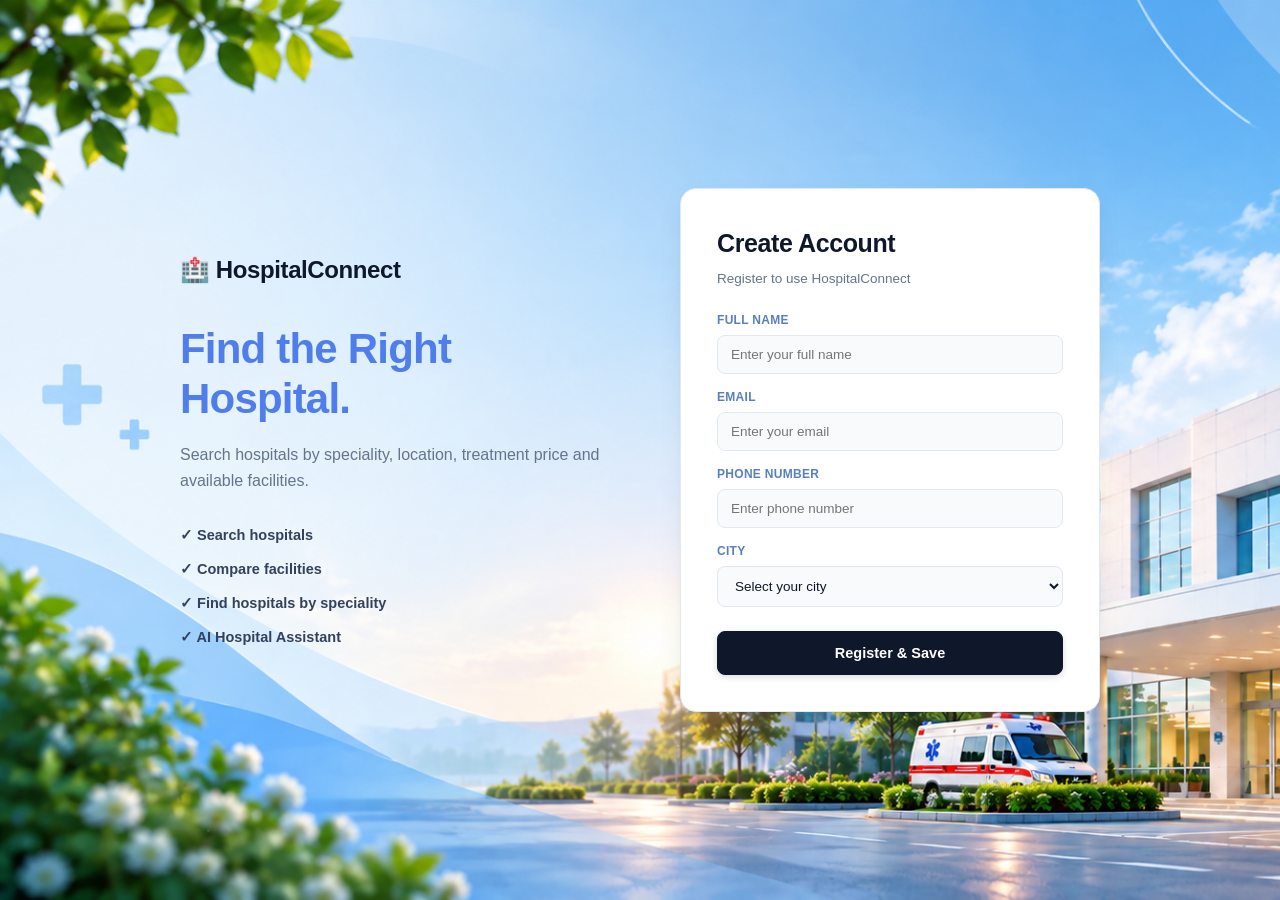
<file: register.html>
<!DOCTYPE html>
<html lang="en">
<head>
    <meta charset="UTF-8">
    <meta name="viewport" content="width=device-width, initial-scale=1.0">

    <title>HospitalConnect - Registration</title>
    
    <link rel="stylesheet" href="style.css">
</head>

<body>

<div class="register-container">

    <div class="register-left">
        <div class="logo">🏥 HospitalConnect</div>

        <h1>Find the Right Hospital.</h1>

        <p>
            Search hospitals by speciality, location, treatment price
            and available facilities.
        </p>

        <div class="features">
            <div>✓ Search hospitals</div>
            <div>✓ Compare facilities</div>
            <div>✓ Find hospitals by speciality</div>
            <div>✓ AI Hospital Assistant</div>
        </div>
    </div>


    <div class="register-card">

        <h2>Create Account</h2>

        <p class="subtitle">
            Register to use HospitalConnect
        </p>
        <form id="registration-form" action="home.html" method="GET">
            <label>Full Name</label>
            <input type="text" name="name" placeholder="Enter your full name" required>

            <label>Email</label>
            <input type="email" name="email" placeholder="Enter your email" required>

            <label>Phone Number</label>
            <input type="tel" name="phone" placeholder="Enter phone number" required>

            <label>City</label>
            <select name="city" required>
                <option value="">Select your city</option>
                <option value="Amritsar">Amritsar</option>
                <option value="Bathinda">Bathinda</option>
                <option value="Chandigarh">Chandigarh</option>
                <option value="Jalandhar">Jalandhar</option>
                <option value="Ludhiana">Ludhiana</option>
                <option value="Mohali">Mohali</option>
                <option value="Patiala">Patiala</option>
                <option value="Pathankot">Pathankot</option>
                <option value="Hoshiarpur">Hoshiarpur</option>
                <option value="Other">Other</option>
            </select>

            <button type="submit">
                Register &amp; Save
            </button>
        </form>

    </div>

</div>

</body>
</html>
</file>
<file: style.css>
/* =========================================================
   HospitalConnect - Minimalist Nordic Luxury (Registration)
   ========================================================= */

* {
    margin: 0;
    padding: 0;
    box-sizing: border-box;
    font-family: -apple-system, BlinkMacSystemFont, "Segoe UI", Roboto, "Helvetica Neue", Arial, sans-serif;
}

body {
    min-height: 100vh;
    background-color: #f8fafc;
    background-image: radial-gradient(at 100% 0%, rgba(30, 58, 138, 0.08) 0px, transparent 50%),
                      radial-gradient(at 0% 100%, rgba(15, 23, 42, 0.05) 0px, transparent 50%);
    background-attachment: fixed;
    color: #5e93e9;
    line-height: 1.5;
    -webkit-font-smoothing: antialiased;
    background-image: url(background.png);
    background-size: cover;
}

@keyframes fadeInScale {
    from {
        opacity: 0;
        transform: translateY(16px) scale(0.98);
    }
    to {
        opacity: 1;
        transform: translateY(0) scale(1);
    }
}

.register-container {
    min-height: 100vh;
    display: flex;
    justify-content: center;
    align-items: center;
    gap: 60px;
    padding: 40px 24px;
    animation: fadeInScale 0.5s cubic-bezier(0.16, 1, 0.3, 1);
}

.register-left {
    width: 440px;
}

.logo {
    font-size: 24px;
    font-weight: 800;
    color: #0f172a;
    letter-spacing: -0.4px;
    margin-bottom: 36px;
    display: inline-block;
    transition: transform 0.25s cubic-bezier(0.34, 1.56, 0.64, 1);
    cursor: default;
}

.logo:hover {
    transform: scale(1.05);
}

.register-left h1 {
    font-size: 42px;
    color: #4f7eec;
    margin-bottom: 18px;
    font-weight: 800;
    line-height: 1.2;
    letter-spacing: -0.8px;
}

.register-left p {
    color: #64748b;
    font-size: 16px;
    line-height: 1.6;
}

.features {
    margin-top: 32px;
    display: flex;
    flex-direction: column;
    gap: 12px;
}

.features div {
    color: #33415c;
    font-size: 14.5px;
    font-weight: 600;
    display: inline-flex;
    align-items: center;
    gap: 8px;
    transition: transform 0.22s ease, color 0.2s ease;
}

.features div:hover {
    transform: translateX(5px) scale(1.02);
    color: #0f172a;
}

/* Minimalist Nordic Luxury Register Card */
.register-card {
    width: 420px;
    background: #ffffff;
    padding: 36px;
    border-radius: 16px;
    border: 1px solid #e2e8f0;
    box-shadow: 0 10px 30px -5px rgba(15, 23, 42, 0.08), 0 4px 10px -2px rgba(15, 23, 42, 0.03);
    transition: transform 0.25s ease, box-shadow 0.25s ease, border-color 0.25s ease;
}

.register-card:hover {
    box-shadow: 0 16px 40px -8px rgba(15, 23, 42, 0.12);
    border-color: #cbd5e1;
}

.register-card h2 {
    color: #0f172a;
    font-size: 25px;
    font-weight: 800;
    letter-spacing: -0.4px;
}

.subtitle {
    color: #64748b;
    margin: 6px 0 22px;
    font-size: 13.5px;
}

label {
    display: block;
    margin-top: 14px;
    margin-bottom: 6px;
    font-weight: 700;
    font-size: 12px;
    color: #5880bd;
    text-transform: uppercase;
    letter-spacing: 0.3px;
}

input,
select {
    width: 100%;
    padding: 11px 13px;
    border: 1px solid #e2e8f0;
    border-radius: 8px;
    outline: none;
    font-size: 13.5px;
    background: #f8fafc;
    color: #0f172a;
    transition: all 0.2s ease;
}

input:focus,
select:focus {
    border-color: #0f172a;
    background: #ffffff;
    box-shadow: 0 0 0 3px rgba(15, 23, 42, 0.08);
}

button {
    width: 100%;
    margin-top: 24px;
    padding: 13px;
    border: 1px solid #0f172a;
    border-radius: 8px;
    background: #0f172a;
    color: white;
    font-size: 14.5px;
    font-weight: 700;
    cursor: pointer;
    box-shadow: 0 2px 6px rgba(15, 23, 42, 0.15);
    transition: transform 0.24s cubic-bezier(0.34, 1.56, 0.64, 1),
                background 0.2s ease,
                box-shadow 0.24s ease;
}

button:hover {
    transform: scale(1.03) translateY(-1px);
    background: #1e293b;
    border-color: #1e293b;
    box-shadow: 0 6px 18px rgba(15, 23, 42, 0.25);
}

button:active {
    transform: scale(0.97);
}

.login-link {
    text-align: center;
    margin-top: 18px;
    font-size: 12.5px;
    color: #64748b;
}

.login-link a {
    color: #0f172a;
    font-weight: 700;
    text-decoration: none;
}

.login-link a:hover {
    text-decoration: underline;
}

.error {
    background: #fef2f2;
    color: #991b1b;
    padding: 10px;
    border-radius: 8px;
    font-size: 12.5px;
    border: 1px solid #fecaca;
}

.success {
    background: #ecfdf5;
    color: #047857;
    padding: 10px;
    border-radius: 8px;
    font-size: 12.5px;
    border: 1px solid #a7f3d0;
}

@media(max-width: 900px) {
    .register-container {
        flex-direction: column;
        padding: 24px;
        gap: 28px;
    }

    .register-left {
        width: 100%;
        text-align: center;
    }

    .register-card {
        width: 100%;
        padding: 24px;
    }

    .features div {
        justify-content: center;
    }
}
</file>
<file: home.css>
/* =========================================================
   HospitalConnect / VitalCare - Minimalist Nordic Luxury Theme
   Design System:
   - Primary Accent: Calm Deep Navy #0f172a / Slate #1e293b
   - Surface / Canvas: Pure Crisp White #ffffff / Off-White #f8fafc
   - Hairline Borders: 1px solid #e2e8f0 / Hover #cbd5e1
   - Accents: Sage Emerald #059669 (Success), Crimson #991b1b (Emergency)
   - Shadows: Diffused multi-layer ambient illumination
   - Interaction: Refined spring-eased hover zooming on all tabs
   ========================================================= */

html {
    scroll-behavior: smooth;
}

* {
    margin: 0;
    padding: 0;
    box-sizing: border-box;
    font-family: -apple-system, BlinkMacSystemFont, "Segoe UI", Roboto, "Helvetica Neue", Arial, sans-serif;
}

body {
    min-height: 100vh;
    background-color: #f8fafc;
    color: #6191dd;
    line-height: 1.5;
    overflow-x: hidden;
    -webkit-font-smoothing: antialiased;
}

/* ------------------------------------
   Nordic Keyframes & Micro-Animations
------------------------------------ */
@keyframes emergencyPulse {
    0%, 100% {
        box-shadow: 0 0 0 0 rgba(255, 255, 255, 0.7);
    }
    50% {
        box-shadow: 0 0 0 6px rgba(95, 85, 248, 0);
    }
}

@keyframes floatBreathing {
    0%, 100% {
        transform: translateY(0);
        box-shadow: 0 6px 20px rgba(15, 23, 42, 0.18);
    }
    50% {
        transform: translateY(-4px);
        box-shadow: 0 12px 28px rgba(88, 128, 220, 0.28);
    }
}

@keyframes heroFadeIn {
    from {
        opacity: 0;
        transform: translateY(16px);
    }
    to {
        opacity: 1;
        transform: translateY(0);
    }
}

@keyframes cardFadeIn {
    from {
        opacity: 0;
        transform: translateY(12px) scale(0.99);
    }
    to {
        opacity: 1;
        transform: translateY(0) scale(1);
    }
}

@keyframes modalZoomIn {
    from {
        opacity: 0;
        transform: scale(0.94) translateY(16px);
    }
    to {
        opacity: 1;
        transform: scale(1) translateY(0);
    }
}

@keyframes chatWindowPop {
    from {
        opacity: 0;
        transform: translateY(18px) scale(0.95);
    }
    to {
        opacity: 1;
        transform: translateY(0) scale(1);
    }
}

@keyframes bubbleSlideIn {
    from {
        opacity: 0;
        transform: translateY(6px);
    }
    to {
        opacity: 1;
        transform: translateY(0);
    }
}

@keyframes countPop {
    0% {
        transform: scale(1);
    }
    50% {
        transform: scale(1.3);
    }
    100% {
        transform: scale(1);
    }
}

/* ------------------------------------
   Emergency Alert Bar (Refined Crimson)
------------------------------------ */
.emergency-bar {
    background: #991b1b;
    color: #ffffff;
    padding: 8px 20px;
    font-size: 12.5px;
    position: relative;
    z-index: 101;
    border-bottom: 1px solid rgba(82, 130, 233, 0.1);
}

.emergency-content {
    max-width: 1240px;
    margin: 0 auto;
    display: flex;
    justify-content: space-between;
    align-items: center;
    gap: 15px;
}

.emergency-content span {
    display: flex;
    align-items: center;
    gap: 8px;
    letter-spacing: 0.1px;
}

.emergency-call-btn {
    background: #ffffff;
    color: #991b1b;
    padding: 4px 14px;
    border-radius: 20px;
    text-decoration: none;
    font-weight: 700;
    font-size: 11.5px;
    letter-spacing: 0.3px;
    display: inline-flex;
    align-items: center;
    gap: 6px;
    white-space: nowrap;
    animation: emergencyPulse 2.6s infinite;
    transition: transform 0.22s cubic-bezier(0.34, 1.56, 0.64, 1),
                background-color 0.2s ease,
                box-shadow 0.2s ease;
    transform-origin: center;
}

.emergency-call-btn:hover {
    background: #fef2f2;
    color: #7f1d1d;
    transform: scale(1.06) translateY(-1px);
    box-shadow: 0 4px 12px rgba(0, 0, 0, 0.15);
}

.emergency-call-btn:active {
    transform: scale(0.96);
}

/* ------------------------------------
   Minimalist Nordic Navbar
------------------------------------ */
.navbar {
    background: rgba(255, 255, 255, 0.94);
    backdrop-filter: blur(16px);
    -webkit-backdrop-filter: blur(16px);
    border-bottom: 1px solid #e2e8f0;
    position: sticky;
    top: 0;
    z-index: 90;
    box-shadow: 0 1px 3px rgba(131, 87, 242, 0.02);
    transition: all 0.25s ease;
}

.nav-container {
    max-width: 1240px;
    margin: 0 auto;
    padding: 12px 24px;
    display: flex;
    align-items: center;
    justify-content: space-between;
    gap: 20px;
}

.logo {
    display: flex;
    align-items: center;
    gap: 8px;
    text-decoration: none;
    font-size: 20px;
    font-weight: 800;
    color: #0f172a;
    letter-spacing: -0.4px;
    transition: transform 0.24s cubic-bezier(0.34, 1.56, 0.64, 1), color 0.2s ease;
    transform-origin: left center;
}

.logo:hover {
    transform: scale(1.04);
    color: #789cd8;
}

.logo-icon {
    font-size: 22px;
    display: inline-block;
    transition: transform 0.25s cubic-bezier(0.34, 1.56, 0.64, 1);
}

.logo:hover .logo-icon {
    transform: rotate(-8deg) scale(1.12);
}

/* ------------------------------------
   Navigation Tabs (Hover Zooming)
------------------------------------ */
.nav-links {
    display: flex;
    align-items: center;
    gap: 6px;
}

.nav-links a,
.nav-links .nav-btn {
    text-decoration: none;
    color: #475569;
    font-size: 13.5px;
    font-weight: 600;
    padding: 7px 16px;
    border-radius: 20px;
    white-space: nowrap;
    display: inline-flex;
    align-items: center;
    gap: 6px;
    background: transparent;
    border: 1px solid transparent;
    cursor: pointer;
    transform-origin: center;
    transition: transform 0.24s cubic-bezier(0.34, 1.56, 0.64, 1),
                background-color 0.2s ease,
                color 0.2s ease,
                border-color 0.2s ease,
                box-shadow 0.24s ease;
}

/* HOVER ZOOM EFFECT on Navigation Tabs */
.nav-links a:hover,
.nav-links .nav-btn:hover {
    transform: scale(1.06) translateY(-1px);
    color: #688fec;
    background: #f1f5f9;
    border-color: #e2e8f0;
    box-shadow: 0 2px 8px rgba(104, 147, 246, 0.04);
}

/* ACTIVE STATE: Calm Deep Navy */
.nav-links a.active,
.nav-links .nav-btn.active {
    background: #7299f3;
    color: #ffffff !important;
    border-color: #0f172a;
    box-shadow: 0 3px 12px rgba(15, 23, 42, 0.18);
    font-weight: 600;
}

.nav-links a.active:hover,
.nav-links .nav-btn.active:hover {
    transform: scale(1.06) translateY(-1px);
    background: #1e293b;
    border-color: #1e293b;
    box-shadow: 0 4px 14px rgba(15, 23, 42, 0.25);
}

.nav-links a:active,
.nav-links .nav-btn:active {
    transform: scale(0.96);
}

.badge-ai {
    background: #304a86;
    color: #ffffff;
    font-size: 10px;
    padding: 2px 7px;
    border-radius: 12px;
    margin-left: 4px;
    font-weight: 700;
    letter-spacing: 0.3px;
    border: 1px solid rgba(255, 255, 255, 0.2);
    transition: transform 0.2s ease;
}

.nav-links a.active .badge-ai {
    background: rgba(255, 255, 255, 0.2);
    border-color: rgba(255, 255, 255, 0.3);
}

.nav-links a:hover .badge-ai {
    transform: scale(1.08);
}

.nav-actions {
    display: flex;
    align-items: center;
    gap: 12px;
}

/* Compare Counter Tab Button with Hover Zoom */
.compare-nav-btn {
    background: #ffffff;
    color: #5c86e9;
    border: 1px solid #e2e8f0;
    padding: 7px 16px;
    border-radius: 20px;
    font-size: 13px;
    font-weight: 600;
    cursor: pointer;
    white-space: nowrap;
    display: inline-flex;
    align-items: center;
    gap: 6px;
    transform-origin: center;
    box-shadow: 0 1px 3px rgba(0, 0, 0, 0.02);
    transition: transform 0.24s cubic-bezier(0.34, 1.56, 0.64, 1),
                background-color 0.2s ease,
                color 0.2s ease,
                border-color 0.2s ease,
                box-shadow 0.24s ease;
}

.compare-nav-btn:hover {
    transform: scale(1.06) translateY(-1px);
    background: #f8fafc;
    border-color: #0f172a;
    box-shadow: 0 4px 12px rgba(15, 23, 42, 0.08);
}

.compare-nav-btn:active {
    transform: scale(0.96);
}

.compare-nav-btn.bump #compare-count {
    display: inline-block;
    animation: countPop 0.35s ease-out;
}

/* User Profile Badge */
.user-profile {
    display: flex;
    align-items: center;
    gap: 9px;
    background: #ffffff;
    border: 1px solid #e2e8f0;
    padding: 4px 12px;
    border-radius: 30px;
    transition: transform 0.24s cubic-bezier(0.34, 1.56, 0.64, 1),
                border-color 0.2s ease,
                box-shadow 0.2s ease;
}

.user-profile:hover {
    transform: scale(1.03);
    border-color: #cbd5e1;
    box-shadow: 0 3px 10px rgba(0, 0, 0, 0.04);
}

.avatar {
    width: 30px;
    height: 30px;
    background: #0f172a;
    color: #ffffff;
    border-radius: 50%;
    display: flex;
    align-items: center;
    justify-content: center;
    font-weight: 700;
    font-size: 11.5px;
    letter-spacing: -0.2px;
}

.user-details {
    display: flex;
    flex-direction: column;
    text-align: left;
}

.user-name {
    font-size: 12.5px;
    font-weight: 700;
    color: #0f172a;
    line-height: 1.2;
}

.user-location {
    font-size: 11px;
    color: #64748b;
}

.logout-btn {
    font-size: 11.5px;
    color: #94a3b8;
    text-decoration: none;
    margin-left: 6px;
    padding-left: 8px;
    border-left: 1px solid #e2e8f0;
    transition: color 0.2s ease;
}

.logout-btn:hover {
    color: #991b1b;
}

/* ------------------------------------
   Main Layout Container
------------------------------------ */
.main-wrapper {
    max-width: 1240px;
    margin: 0 auto;
    padding: 28px 20px 70px;
}

/* ------------------------------------
   Hero & Advanced Search Section (Architectural Nordic)
------------------------------------ */
.hero-section {
    background: #5682f1;
    background-image: radial-gradient(at 100% 0%, rgba(30, 58, 138, 0.22) 0px, transparent 55%),
                      radial-gradient(at 0% 100%, rgba(15, 23, 42, 0.95) 0px, transparent 55%);
    border-radius: 20px;
    color: #ffffff;
    padding: 44px 38px;
    box-shadow: 0 12px 35px -8px rgba(17, 20, 27, 0.15);
    margin-bottom: 35px;
    position: relative;
    overflow: hidden;
    border: 1px solid rgba(255, 255, 255, 0.08);
    animation: heroFadeIn 0.6s cubic-bezier(0.16, 1, 0.3, 1);
}

.hero-section::after {
    content: "🏥";
    position: absolute;
    right: 25px;
    bottom: -35px;
    font-size: 170px;
    opacity: 0.04;
    pointer-events: none;
    transition: transform 0.6s ease;
}

.hero-section:hover::after {
    transform: scale(1.05) rotate(-2deg);
}

.hero-tagline {
    display: inline-block;
    background: rgba(255, 255, 255, 0.08);
    color: #cbd5e1;
    border: 1px solid rgba(255, 255, 255, 0.14);
    font-size: 12.5px;
    font-weight: 600;
    padding: 4px 14px;
    border-radius: 20px;
    margin-bottom: 14px;
    backdrop-filter: blur(4px);
    transition: transform 0.2s ease;
}

.hero-tagline:hover {
    transform: scale(1.03);
    color: #ffffff;
}

.hero-content h1 {
    font-size: 35px;
    line-height: 1.25;
    margin-bottom: 10px;
    font-weight: 800;
    letter-spacing: -0.6px;
    color: #ffffff;
}

.hero-content p {
    color: #94a3b8;
    font-size: 15px;
    max-width: 680px;
    margin-bottom: 26px;
    line-height: 1.6;
}

/* Multi-field Search Card */
.search-box-card {
    background: #ffffff;
    border-radius: 14px;
    padding: 20px 22px;
    box-shadow: 0 10px 30px rgba(91, 114, 243, 0.15);
    color: #0f172a;
    border: 1px solid #e2e8f0;
}

.search-inputs-grid {
    display: grid;
    grid-template-columns: 2fr 1fr 1fr 1fr;
    gap: 14px;
    margin-bottom: 16px;
}

.input-field {
    display: flex;
    flex-direction: column;
}

.input-field label {
    font-size: 11.5px;
    font-weight: 700;
    color: #475569;
    margin-bottom: 6px;
    text-transform: uppercase;
    letter-spacing: 0.4px;
}

.input-with-icon {
    position: relative;
    display: flex;
    align-items: center;
}

.field-icon {
    position: absolute;
    left: 12px;
    font-size: 13px;
    pointer-events: none;
    opacity: 0.6;
    transition: transform 0.2s ease, opacity 0.2s ease;
}

.input-with-icon input,
.input-with-icon select {
    width: 100%;
    padding: 11px 12px 11px 36px;
    border: 1px solid #e2e8f0;
    border-radius: 8px;
    font-size: 13.5px;
    background: #f8fafc;
    color: #6489e1;
    outline: none;
    transition: all 0.2s ease;
}

.input-with-icon input:focus,
.input-with-icon select:focus {
    border-color: #0f172a;
    background: #ffffff;
    box-shadow: 0 0 0 3px rgba(107, 143, 227, 0.08);
}

.search-submit-row {
    display: flex;
    align-items: center;
    gap: 10px;
    justify-content: flex-end;
}

/* Primary Search Button with Hover Zoom */
.btn-primary-search {
    background: #638cec;
    color: #ffffff;
    border: 1px solid #0f172a;
    padding: 11px 28px;
    border-radius: 8px;
    font-size: 14px;
    font-weight: 700;
    cursor: pointer;
    transform-origin: center;
    transition: transform 0.24s cubic-bezier(0.34, 1.56, 0.64, 1),
                background 0.2s ease,
                box-shadow 0.24s ease;
}

.btn-primary-search:hover {
    transform: scale(1.04) translateY(-1px);
    background: #1e293b;
    box-shadow: 0 6px 16px rgba(68, 103, 186, 0.2);
}

.btn-primary-search:active {
    transform: scale(0.97);
}

/* Reset Search Button with Hover Zoom */
.btn-reset-search {
    background: transparent;
    color: #64748b;
    border: 1px solid #e2e8f0;
    padding: 11px 20px;
    border-radius: 8px;
    font-size: 13.5px;
    font-weight: 600;
    cursor: pointer;
    transform-origin: center;
    transition: transform 0.22s cubic-bezier(0.34, 1.56, 0.64, 1),
                background 0.2s ease,
                color 0.2s ease,
                border-color 0.2s ease;
}

.btn-reset-search:hover {
    background: #f8fafc;
    color: #0f172a;
    border-color: #cbd5e1;
    transform: scale(1.04);
}

.btn-reset-search:active {
    transform: scale(0.96);
}

/* ------------------------------------
   Speciality Chips Section (Tabs with Hover Zooming)
------------------------------------ */
.speciality-chips-section {
    margin-bottom: 34px;
}

.section-header {
    margin-bottom: 14px;
}

.section-header h2 {
    font-size: 20px;
    color: #4f6fb9;
    font-weight: 800;
    letter-spacing: -0.3px;
}

.section-header p {
    font-size: 13.5px;
    color: #64748b;
}

.chips-container {
    display: flex;
    gap: 10px;
    overflow-x: auto;
    padding: 4px 2px 10px;
    scroll-behavior: smooth;
}

.chips-container::-webkit-scrollbar {
    height: 5px;
}

.chips-container::-webkit-scrollbar-thumb {
    background: #cbd5e1;
    border-radius: 10px;
}

/* SPECIALITY TAB CHIP: NORDIC HOVER ZOOM */
.chip {
    white-space: nowrap;
    background: #ffffff;
    border: 1px solid #e2e8f0;
    color: #33415c;
    padding: 8px 18px;
    border-radius: 24px;
    font-size: 13.5px;
    font-weight: 600;
    cursor: pointer;
    transform-origin: center;
    box-shadow: 0 1px 3px rgba(0, 0, 0, 0.02);
    transition: transform 0.24s cubic-bezier(0.34, 1.56, 0.64, 1),
                background-color 0.2s ease,
                color 0.2s ease,
                border-color 0.2s ease,
                box-shadow 0.24s ease;
}

/* Hover Zoom on Speciality Tab */
.chip:hover {
    transform: scale(1.06) translateY(-2px);
    border-color: #0f172a;
    color: #0f172a;
    background: #f8fafc;
    box-shadow: 0 4px 12px rgba(15, 23, 42, 0.08);
}

/* Active State on Speciality Tab */
.chip.active {
    background: #0f172a;
    color: #ffffff;
    border-color: #0f172a;
    box-shadow: 0 4px 14px rgba(15, 23, 42, 0.22);
    transform: scale(1.04);
}

.chip.active:hover {
    transform: scale(1.08) translateY(-2px);
    background: #1e293b;
    border-color: #1e293b;
    box-shadow: 0 6px 18px rgba(15, 23, 42, 0.28);
}

.chip:active {
    transform: scale(0.95);
}

/* ------------------------------------
   AI Assistant Banner Card (Refined Minimalist)
------------------------------------ */
.ai-banner-card {
    background: #ffffff;
    border: 1px solid #e2e8f0;
    border-radius: 16px;
    padding: 26px 28px;
    display: grid;
    grid-template-columns: 1.3fr 1fr;
    gap: 26px;
    align-items: center;
    margin-bottom: 38px;
    box-shadow: 0 2px 10px rgba(0, 0, 0, 0.03);
    transition: transform 0.25s ease, box-shadow 0.25s ease, border-color 0.25s ease;
}

.ai-banner-card:hover {
    transform: translateY(-2px);
    border-color: #cbd5e1;
    box-shadow: 0 8px 24px rgba(15, 23, 42, 0.06);
}

.ai-badge {
    display: inline-block;
    background: #0f172a;
    color: #ffffff;
    padding: 4px 12px;
    border-radius: 20px;
    font-size: 11.5px;
    font-weight: 700;
    margin-bottom: 10px;
    letter-spacing: 0.2px;
}

.ai-banner-content h3 {
    color: #0f172a;
    font-size: 20px;
    margin-bottom: 6px;
    font-weight: 800;
    letter-spacing: -0.3px;
}

.ai-banner-content p {
    color: #64748b;
    font-size: 13.5px;
    line-height: 1.6;
    margin-bottom: 18px;
}

/* AI Launch Button with Hover Zoom */
.btn-ai-launch {
    background: #0f172a;
    color: #ffffff;
    border: 1px solid #0f172a;
    padding: 10px 22px;
    border-radius: 8px;
    font-size: 13.5px;
    font-weight: 700;
    cursor: pointer;
    transform-origin: center;
    display: inline-flex;
    align-items: center;
    gap: 7px;
    transition: transform 0.24s cubic-bezier(0.34, 1.56, 0.64, 1),
                background 0.2s ease,
                box-shadow 0.24s ease;
}

.btn-ai-launch:hover {
    transform: scale(1.05) translateY(-1px);
    background: #1e293b;
    box-shadow: 0 6px 16px rgba(15, 23, 42, 0.2);
}

.btn-ai-launch:active {
    transform: scale(0.96);
}

.ai-banner-illustration {
    display: flex;
    flex-direction: column;
    gap: 10px;
}

.ai-bubble {
    background: #f8fafc;
    padding: 12px 16px;
    border-radius: 12px 12px 12px 2px;
    font-size: 12.5px;
    color: #33415c;
    border: 1px solid #e2e8f0;
    border-left: 3px solid #0f172a;
    transition: transform 0.2s ease;
}

.ai-bubble:hover {
    transform: translateX(3px);
}

.ai-response-preview {
    background: #ffffff;
    padding: 12px 16px;
    border-radius: 12px 12px 2px 12px;
    font-size: 12.5px;
    color: #0f172a;
    border: 1px solid #cbd5e1;
    transition: transform 0.2s ease;
}

.ai-response-preview:hover {
    transform: translateX(-3px);
}

/* ------------------------------------
   Hospitals Section & Toolbar (Segmented Tabs)
------------------------------------ */
.hospitals-toolbar {
    display: flex;
    justify-content: space-between;
    align-items: center;
    margin-bottom: 22px;
    flex-wrap: wrap;
    gap: 14px;
}

.results-meta h2 {
    font-size: 22px;
    color: #0f172a;
    font-weight: 800;
    letter-spacing: -0.3px;
}

.results-meta span {
    font-size: 13px;
    color: #64748b;
}

/* Quick Filter Segmented Control */
.quick-filter-toggles {
    display: flex;
    gap: 6px;
    background: #f1f5f9;
    padding: 4px;
    border-radius: 10px;
    border: 1px solid #e2e8f0;
}

/* QUICK FILTER TAB: NORDIC HOVER ZOOM */
.filter-toggle {
    background: transparent;
    border: 1px solid transparent;
    padding: 7px 14px;
    border-radius: 7px;
    font-size: 12.5px;
    font-weight: 600;
    color: #64748b;
    cursor: pointer;
    transform-origin: center;
    transition: transform 0.22s cubic-bezier(0.34, 1.56, 0.64, 1),
                background 0.2s ease,
                color 0.2s ease,
                box-shadow 0.2s ease;
}

/* Hover Zoom on Filter Tab */
.filter-toggle:hover {
    transform: scale(1.05) translateY(-1px);
    background: rgba(255, 255, 255, 0.7);
    color: #0f172a;
}

/* Active State on Filter Tab */
.filter-toggle.active {
    background: #ffffff;
    color: #0f172a;
    font-weight: 700;
    box-shadow: 0 1px 4px rgba(0, 0, 0, 0.08);
    border-color: rgba(226, 232, 240, 0.8);
    transform: scale(1.02);
}

.filter-toggle.active:hover {
    transform: scale(1.05) translateY(-1px);
}

.filter-toggle:active {
    transform: scale(0.96);
}

/* ------------------------------------
   Active Disease Filter Notification Bar
------------------------------------ */
.active-disease-bar {
    display: flex;
    justify-content: space-between;
    align-items: center;
    background: linear-gradient(135deg, #ecfdf5 0%, #f0fdf4 100%);
    border: 1px solid #a7f3d0;
    border-radius: 12px;
    padding: 12px 18px;
    margin-bottom: 20px;
    gap: 15px;
    box-shadow: 0 2px 6px rgba(16, 185, 129, 0.08);
    animation: heroFadeIn 0.3s ease;
}

.active-disease-info {
    display: flex;
    align-items: center;
    gap: 12px;
    flex-wrap: wrap;
}

.active-disease-badge {
    background: #047857;
    color: #ffffff;
    font-size: 13px;
    font-weight: 700;
    padding: 5px 12px;
    border-radius: 20px;
    letter-spacing: 0.2px;
    display: inline-flex;
    align-items: center;
    gap: 5px;
}

.active-disease-subtext {
    font-size: 13px;
    color: #065f46;
    font-weight: 500;
}

.btn-clear-disease {
    background: #ffffff;
    border: 1px solid #10b981;
    color: #047857;
    font-size: 12px;
    font-weight: 700;
    padding: 6px 14px;
    border-radius: 8px;
    cursor: pointer;
    white-space: nowrap;
    transition: all 0.2s ease;
}

.btn-clear-disease:hover {
    background: #047857;
    color: #ffffff;
    transform: translateY(-1px);
    box-shadow: 0 3px 8px rgba(4, 120, 87, 0.2);
}

/* ------------------------------------
   Compact & Refined Hospital Cards Grid
------------------------------------ */
.hospital-grid {
    display: grid;
    grid-template-columns: repeat(auto-fill, minmax(350px, 1fr));
    gap: 20px;
}

/* COMPACT HOSPITAL CARD */
.hospital-card {
    background: #ffffff;
    border-radius: 14px;
    border: 1px solid #e2e8f0;
    box-shadow: 0 1px 3px rgba(0, 0, 0, 0.03);
    overflow: hidden;
    display: flex;
    flex-direction: column;
    animation: cardFadeIn 0.45s cubic-bezier(0.16, 1, 0.3, 1) backwards;
    transform-origin: center;
    transition: transform 0.26s cubic-bezier(0.2, 0.8, 0.2, 1),
                box-shadow 0.26s cubic-bezier(0.2, 0.8, 0.2, 1),
                border-color 0.26s ease;
}

/* Hover Zoom & Elevation */
.hospital-card:hover {
    transform: translateY(-5px) scale(1.01);
    box-shadow: 0 12px 28px -4px rgba(15, 23, 42, 0.08), 0 4px 10px -2px rgba(15, 23, 42, 0.04);
    border-color: #cbd5e1;
}

.card-header {
    padding: 18px 20px 12px;
    border-bottom: 1px solid #f1f5f9;
}

.card-top-badges {
    display: flex;
    justify-content: space-between;
    align-items: center;
    margin-bottom: 8px;
}

.badge-tag {
    font-size: 11px;
    font-weight: 700;
    padding: 3px 8px;
    border-radius: 5px;
    letter-spacing: 0.2px;
    display: inline-block;
    transition: transform 0.2s ease;
}

.hospital-card:hover .badge-tag {
    transform: scale(1.03);
}

.badge-nabh {
    background: #f1f5f9;
    color: #33415c;
    border: 1px solid #e2e8f0;
}

.badge-emergency {
    background: #ecfdf5;
    color: #047857;
    border: 1px solid #d1fae5;
}

.rating-badge {
    background: #fffbeb;
    color: #b45309;
    border: 1px solid #fef3c7;
    padding: 2px 7px;
    border-radius: 5px;
    font-size: 11.5px;
    font-weight: 700;
}

.hospital-name {
    font-size: 17px;
    color: #0f172a;
    margin-bottom: 3px;
    font-weight: 700;
    line-height: 1.35;
    letter-spacing: -0.3px;
    transition: color 0.2s ease;
}

.hospital-card:hover .hospital-name {
    color: #0284c7;
}

.hospital-loc {
    font-size: 12.5px;
    color: #64748b;
    display: flex;
    align-items: center;
    gap: 4px;
}

.card-body {
    padding: 14px 20px;
    flex-grow: 1;
    display: flex;
    flex-direction: column;
    gap: 12px;
}

.specialities-tags {
    display: flex;
    flex-wrap: wrap;
    gap: 6px;
}

/* Speciality Pill with Hover Zoom */
.spec-pill {
    background: #f8fafc;
    color: #33415c;
    font-size: 11.5px;
    padding: 3px 10px;
    border-radius: 12px;
    font-weight: 600;
    border: 1px solid #e2e8f0;
    transition: transform 0.2s cubic-bezier(0.34, 1.56, 0.64, 1), background 0.2s ease;
    transform-origin: center;
}

.spec-pill:hover {
    transform: scale(1.06);
    background: #f1f5f9;
    border-color: #cbd5e1;
    color: #0f172a;
}

/* Department Quick Filter Pill Button on Grouped Cards */
.dept-pill-btn {
    cursor: pointer;
    border: 1px solid #e2e8f0;
    background: #f8fafc;
    color: #33415c;
    font-family: inherit;
    font-size: 11.5px;
    padding: 4px 10px;
    border-radius: 12px;
    transition: all 0.2s ease;
    display: inline-flex;
    align-items: center;
}

.dept-pill-btn:hover {
    background: #0f172a;
    color: #ffffff;
    border-color: #0f172a;
    transform: translateY(-2px);
    box-shadow: 0 3px 8px rgba(15, 23, 42, 0.15);
}

.dept-pill-btn:hover strong {
    color: #34d399 !important;
}

/* Single Disease Mode Card Callouts */
.single-disease-badge-callout {
    display: flex;
    align-items: center;
    gap: 8px;
    background: #ecfdf5;
    border: 1px solid #d1fae5;
    padding: 6px 12px;
    border-radius: 8px;
    font-size: 12.5px;
}

.disease-focus-label {
    color: #065f46;
    font-weight: 600;
    text-transform: uppercase;
    font-size: 10.5px;
    letter-spacing: 0.3px;
}

.disease-focus-val {
    color: #047857;
    font-weight: 700;
}

.single-disease-highlight {
    background: #f0fdf4 !important;
    border-color: #a7f3d0 !important;
}

.card-pricing-row {
    background: #f8fafc;
    border: 1px solid #e2e8f0;
    border-radius: 8px;
    padding: 10px 14px;
    display: flex;
    justify-content: space-between;
    align-items: center;
    transition: background-color 0.2s ease, border-color 0.2s ease;
}

.hospital-card:hover .card-pricing-row {
    background: #ffffff;
    border-color: #cbd5e1;
}

.price-item {
    display: flex;
    flex-direction: column;
}

.price-label {
    font-size: 10.5px;
    color: #64748b;
    text-transform: uppercase;
    font-weight: 700;
    letter-spacing: 0.3px;
}

.price-val {
    font-size: 15px;
    font-weight: 700;
    color: #0f172a;
}

.card-footer {
    padding: 12px 20px;
    background: #ffffff;
    border-top: 1px solid #f1f5f9;
    display: flex;
    gap: 8px;
    align-items: center;
}

/* Book Button with Hover Zoom */
.btn-book {
    flex: 1;
    background: #0f172a;
    color: #ffffff;
    border: 1px solid #0f172a;
    padding: 9px 14px;
    border-radius: 8px;
    font-size: 13px;
    font-weight: 600;
    cursor: pointer;
    transform-origin: center;
    transition: transform 0.24s cubic-bezier(0.34, 1.56, 0.64, 1),
                background 0.2s ease,
                box-shadow 0.24s ease;
}

.btn-book:hover {
    transform: scale(1.03) translateY(-1px);
    background: #1e293b;
    box-shadow: 0 4px 12px rgba(15, 23, 42, 0.2);
}

.btn-book:active {
    transform: scale(0.96);
}

/* Compare Button with Hover Zoom */
.btn-add-compare {
    background: #ffffff;
    border: 1px solid #e2e8f0;
    color: #33415c;
    padding: 9px 14px;
    border-radius: 8px;
    font-size: 12.5px;
    font-weight: 600;
    cursor: pointer;
    white-space: nowrap;
    transform-origin: center;
    transition: transform 0.24s cubic-bezier(0.34, 1.56, 0.64, 1),
                background 0.2s ease,
                color 0.2s ease,
                border-color 0.2s ease,
                box-shadow 0.2s ease;
}

.btn-add-compare:hover {
    transform: scale(1.03) translateY(-1px);
    border-color: #0f172a;
    color: #0f172a;
    background: #f8fafc;
    box-shadow: 0 3px 10px rgba(0, 0, 0, 0.05);
}

.btn-add-compare.added {
    background: #f1f5f9;
    border-color: #0f172a;
    color: #0f172a;
}

.btn-add-compare:active {
    transform: scale(0.96);
}

/* Fallback & No Results */
.no-results {
    text-align: center;
    padding: 44px 20px;
    background: #ffffff;
    border-radius: 14px;
    border: 1px dashed #cbd5e1;
    margin-top: 16px;
    animation: cardFadeIn 0.4s ease;
}

.no-results-icon {
    font-size: 42px;
    margin-bottom: 10px;
}

.no-results h3 {
    font-size: 18px;
    color: #0f172a;
    margin-bottom: 5px;
}

.no-results p {
    font-size: 13.5px;
    color: #64748b;
    margin-bottom: 16px;
}

/* ------------------------------------
   Bottom Sticky Compare Dock (Refined Hairline)
------------------------------------ */
.compare-dock {
    position: fixed;
    bottom: -110px;
    left: 0;
    right: 0;
    background: rgba(255, 255, 255, 0.98);
    backdrop-filter: blur(14px);
    -webkit-backdrop-filter: blur(14px);
    box-shadow: 0 -4px 20px rgba(0, 0, 0, 0.08);
    border-top: 2px solid #0f172a;
    z-index: 100;
    transition: bottom 0.32s cubic-bezier(0.16, 1, 0.3, 1);
    padding: 14px 20px;
}

.compare-dock.visible {
    bottom: 0;
}

.compare-dock-inner {
    max-width: 1240px;
    margin: 0 auto;
    display: flex;
    align-items: center;
    justify-content: space-between;
    gap: 18px;
}

.compare-dock-info strong {
    font-size: 14px;
    color: #0f172a;
    display: block;
}

.compare-dock-info span {
    font-size: 11.5px;
    color: #64748b;
}

.compare-dock-items {
    display: flex;
    gap: 8px;
    flex-wrap: wrap;
}

/* Compare Pill with Hover Zoom */
.compare-pill {
    background: #f8fafc;
    border: 1px solid #e2e8f0;
    color: #0f172a;
    padding: 6px 12px;
    border-radius: 18px;
    font-size: 12.5px;
    font-weight: 600;
    display: flex;
    align-items: center;
    gap: 7px;
    transition: transform 0.22s cubic-bezier(0.34, 1.56, 0.64, 1);
}

.compare-pill:hover {
    transform: scale(1.04);
    border-color: #cbd5e1;
}

.compare-pill-remove {
    cursor: pointer;
    font-weight: 800;
    color: #991b1b;
    transition: transform 0.2s ease;
}

.compare-pill-remove:hover {
    transform: scale(1.3) rotate(90deg);
}

.compare-dock-actions {
    display: flex;
    gap: 8px;
}

.btn-view-compare {
    background: #0f172a;
    color: #ffffff;
    border: 1px solid #0f172a;
    padding: 9px 20px;
    border-radius: 8px;
    font-size: 13.5px;
    font-weight: 700;
    cursor: pointer;
    transform-origin: center;
    transition: transform 0.24s cubic-bezier(0.34, 1.56, 0.64, 1), box-shadow 0.2s ease;
}

.btn-view-compare:hover {
    transform: scale(1.05) translateY(-1px);
    background: #1e293b;
    box-shadow: 0 4px 12px rgba(15, 23, 42, 0.25);
}

.btn-view-compare:active {
    transform: scale(0.96);
}

.btn-clear-compare {
    background: transparent;
    border: 1px solid #e2e8f0;
    color: #64748b;
    padding: 9px 14px;
    border-radius: 8px;
    font-size: 12.5px;
    font-weight: 600;
    cursor: pointer;
    transform-origin: center;
    transition: transform 0.22s cubic-bezier(0.34, 1.56, 0.64, 1), background 0.2s ease;
}

.btn-clear-compare:hover {
    transform: scale(1.04);
    background: #f8fafc;
    color: #0f172a;
}

.btn-clear-compare:active {
    transform: scale(0.96);
}

/* ------------------------------------
   Comparison & Booking Modals (Nordic Minimalism)
------------------------------------ */
.modal-overlay {
    position: fixed;
    top: 0;
    left: 0;
    right: 0;
    bottom: 0;
    background: rgba(15, 23, 42, 0.55);
    backdrop-filter: blur(8px);
    -webkit-backdrop-filter: blur(8px);
    display: none;
    align-items: center;
    justify-content: center;
    z-index: 1000;
    padding: 20px;
}

.modal-overlay.active {
    display: flex;
}

.modal-card {
    background: #ffffff;
    border-radius: 16px;
    width: 100%;
    max-width: 860px;
    max-height: 90vh;
    overflow-y: auto;
    box-shadow: 0 20px 50px rgba(0, 0, 0, 0.2);
    display: flex;
    flex-direction: column;
    border: 1px solid #e2e8f0;
    animation: modalZoomIn 0.3s cubic-bezier(0.16, 1, 0.3, 1);
}

.modal-card.small-modal {
    max-width: 460px;
}

.modal-header {
    padding: 18px 22px;
    border-bottom: 1px solid #e2e8f0;
    display: flex;
    justify-content: space-between;
    align-items: center;
}

.modal-header h2,
.modal-header h3 {
    font-size: 18px;
    color: #0f172a;
    font-weight: 800;
    letter-spacing: -0.3px;
}

.modal-close-btn {
    background: none;
    border: none;
    font-size: 26px;
    line-height: 1;
    color: #94a3b8;
    cursor: pointer;
    transition: transform 0.24s cubic-bezier(0.34, 1.56, 0.64, 1), color 0.2s ease;
}

.modal-close-btn:hover {
    color: #991b1b;
    transform: scale(1.15) rotate(90deg);
}

.modal-body {
    padding: 22px;
}

.compare-table {
    width: 100%;
    border-collapse: collapse;
    font-size: 13.5px;
}

.compare-table th,
.compare-table td {
    padding: 11px 14px;
    border-bottom: 1px solid #e2e8f0;
    text-align: left;
}

.compare-table th {
    background: #f8fafc;
    color: #64748b;
    font-weight: 600;
    width: 25%;
}

.compare-table td {
    color: #0f172a;
}

.booking-sub {
    font-size: 13.5px;
    color: #0284c7;
    font-weight: 600;
    margin-bottom: 16px;
}

#booking-form label {
    display: block;
    margin-top: 12px;
    margin-bottom: 5px;
    font-size: 12px;
    font-weight: 700;
    color: #475569;
    text-transform: uppercase;
    letter-spacing: 0.3px;
}

#booking-form input,
#booking-form select {
    width: 100%;
    padding: 10px 12px;
    border: 1px solid #e2e8f0;
    border-radius: 8px;
    font-size: 13.5px;
    outline: none;
    background: #f8fafc;
    transition: border-color 0.2s ease, box-shadow 0.2s ease;
}

#booking-form input:focus,
#booking-form select:focus {
    border-color: #0f172a;
    background: #ffffff;
    box-shadow: 0 0 0 3px rgba(15, 23, 42, 0.08);
}

.btn-confirm-booking {
    width: 100%;
    margin-top: 20px;
    background: #0f172a;
    color: #ffffff;
    border: none;
    padding: 12px;
    border-radius: 8px;
    font-weight: 700;
    font-size: 14px;
    cursor: pointer;
    transform-origin: center;
    transition: transform 0.24s cubic-bezier(0.34, 1.56, 0.64, 1),
                background 0.2s ease,
                box-shadow 0.24s ease;
}

.btn-confirm-booking:hover {
    transform: scale(1.03) translateY(-1px);
    background: #1e293b;
    box-shadow: 0 6px 18px rgba(15, 23, 42, 0.25);
}

.btn-confirm-booking:active {
    transform: scale(0.97);
}

/* ------------------------------------
   Floating AI Assistant Chat Widget
------------------------------------ */
.ai-widget-container {
    position: fixed;
    bottom: 24px;
    right: 24px;
    z-index: 500;
}

/* Floating AI Button with Continuous Breathing & Hover Zoom */
.ai-float-btn {
    background: #0f172a;
    color: #ffffff;
    border: 1px solid rgba(255, 255, 255, 0.15);
    padding: 12px 20px;
    border-radius: 36px;
    display: flex;
    align-items: center;
    gap: 8px;
    font-size: 13.5px;
    font-weight: 700;
    cursor: pointer;
    transform-origin: center;
    animation: floatBreathing 3.6s infinite ease-in-out;
    transition: transform 0.25s cubic-bezier(0.34, 1.56, 0.64, 1),
                box-shadow 0.25s ease,
                background 0.2s ease;
}

.ai-float-btn:hover {
    transform: scale(1.08) translateY(-4px) !important;
    background: #1e293b;
    box-shadow: 0 14px 32px rgba(15, 23, 42, 0.35) !important;
}

.ai-float-btn:active {
    transform: scale(0.96) !important;
}

.ai-icon {
    font-size: 18px;
    display: inline-block;
    transition: transform 0.25s cubic-bezier(0.34, 1.56, 0.64, 1);
}

.ai-float-btn:hover .ai-icon {
    transform: scale(1.15) rotate(8deg);
}

/* AI Chat Window */
.ai-chat-window {
    position: absolute;
    bottom: 65px;
    right: 0;
    width: 370px;
    height: 500px;
    background: #ffffff;
    border-radius: 16px;
    box-shadow: 0 16px 45px rgba(0, 0, 0, 0.16);
    display: none;
    flex-direction: column;
    overflow: hidden;
    border: 1px solid #e2e8f0;
    animation: chatWindowPop 0.3s cubic-bezier(0.16, 1, 0.3, 1);
}

.ai-chat-window.open {
    display: flex;
}

.chat-header {
    background: #0f172a;
    color: #ffffff;
    padding: 14px 16px;
    display: flex;
    justify-content: space-between;
    align-items: center;
}

.chat-header-info {
    display: flex;
    align-items: center;
    gap: 9px;
}

.chat-avatar {
    font-size: 20px;
}

.status-online {
    display: block;
    font-size: 10.5px;
    color: #4ade80;
}

.chat-close-btn {
    background: transparent;
    border: none;
    color: #ffffff;
    font-size: 22px;
    line-height: 1;
    cursor: pointer;
    transition: transform 0.2s ease, opacity 0.2s ease;
}

.chat-close-btn:hover {
    transform: scale(1.15) rotate(90deg);
    opacity: 0.8;
}

.chat-messages {
    flex: 1;
    padding: 14px;
    overflow-y: auto;
    display: flex;
    flex-direction: column;
    gap: 10px;
    background: #f8fafc;
}

.chat-bubble {
    max-width: 85%;
    padding: 11px 14px;
    border-radius: 14px;
    font-size: 12.5px;
    line-height: 1.45;
    animation: bubbleSlideIn 0.25s cubic-bezier(0.16, 1, 0.3, 1);
}

.chat-bubble.ai {
    background: #ffffff;
    border: 1px solid #e2e8f0;
    color: #0f172a;
    align-self: flex-start;
    border-bottom-left-radius: 3px;
    box-shadow: 0 1px 4px rgba(0, 0, 0, 0.03);
}

.chat-bubble.ai ul {
    margin: 6px 0 0 14px;
}

.chat-bubble.user {
    background: #0f172a;
    color: #ffffff;
    align-self: flex-end;
    border-bottom-right-radius: 3px;
}

/* Chat Quick Suggestion Chips (Hover Zooming) */
.chat-quick-suggestions {
    padding: 8px 12px;
    background: #ffffff;
    border-top: 1px solid #e2e8f0;
    display: flex;
    gap: 6px;
    overflow-x: auto;
    white-space: nowrap;
}

.chat-quick-suggestions button {
    background: #f8fafc;
    color: #0f172a;
    border: 1px solid #e2e8f0;
    padding: 5px 11px;
    border-radius: 12px;
    font-size: 11px;
    font-weight: 600;
    cursor: pointer;
    transform-origin: center;
    transition: transform 0.22s cubic-bezier(0.34, 1.56, 0.64, 1),
                background 0.2s ease;
}

.chat-quick-suggestions button:hover {
    transform: scale(1.06) translateY(-1px);
    background: #f1f5f9;
    border-color: #cbd5e1;
}

.chat-quick-suggestions button:active {
    transform: scale(0.95);
}

.chat-input-form {
    display: flex;
    padding: 10px 12px;
    background: #ffffff;
    border-top: 1px solid #e2e8f0;
    gap: 8px;
}

.chat-input-form input {
    flex: 1;
    padding: 9px 14px;
    border: 1px solid #e2e8f0;
    border-radius: 18px;
    font-size: 12.5px;
    outline: none;
    background: #f8fafc;
    transition: border-color 0.2s ease;
}

.chat-input-form input:focus {
    border-color: #0f172a;
    background: #ffffff;
}

.chat-send-btn {
    background: #0f172a;
    color: #ffffff;
    border: none;
    padding: 0 16px;
    border-radius: 18px;
    font-size: 12.5px;
    font-weight: 700;
    cursor: pointer;
    transform-origin: center;
    transition: transform 0.22s cubic-bezier(0.34, 1.56, 0.64, 1);
}

.chat-send-btn:hover {
    transform: scale(1.05);
    background: #1e293b;
}

.chat-send-btn:active {
    transform: scale(0.95);
}

/* ------------------------------------
   Nordic Minimalist Footer
------------------------------------ */
.footer {
    background: #0f172a;
    color: #94a3b8;
    padding: 50px 20px 26px;
    border-top: 1px solid rgba(255, 255, 255, 0.08);
}

.footer-container {
    max-width: 1240px;
    margin: 0 auto;
    display: grid;
    grid-template-columns: 2fr 1fr 1fr 1.5fr;
    gap: 36px;
    margin-bottom: 36px;
}

.footer-col .logo {
    color: #ffffff;
    margin-bottom: 14px;
}

.footer-col p {
    font-size: 12.5px;
    line-height: 1.7;
    color: #94a3b8;
}

.footer-col h4 {
    color: #ffffff;
    font-size: 14px;
    margin-bottom: 16px;
    font-weight: 700;
}

.footer-col ul {
    list-style: none;
}

.footer-col ul li {
    margin-bottom: 8px;
}

.footer-col ul li a {
    color: #94a3b8;
    text-decoration: none;
    font-size: 12.5px;
    display: inline-block;
    transition: color 0.2s ease, transform 0.2s ease;
}

.footer-col ul li a:hover {
    color: #ffffff;
    transform: translateX(3px);
}

.footer-bottom {
    max-width: 1240px;
    margin: 0 auto;
    border-top: 1px solid rgba(255, 255, 255, 0.08);
    padding-top: 18px;
    text-align: center;
    font-size: 11.5px;
    color: #64748b;
}

/* ------------------------------------
   Responsive Adjustments
------------------------------------ */
@media (max-width: 1024px) {
    .search-inputs-grid {
        grid-template-columns: 1fr 1fr;
    }
    .ai-banner-card {
        grid-template-columns: 1fr;
    }
    .footer-container {
        grid-template-columns: 1fr 1fr;
    }
}

@media (max-width: 768px) {
    .nav-container {
        flex-direction: column;
        align-items: flex-start;
    }
    .nav-links {
        width: 100%;
        overflow-x: auto;
        padding-bottom: 4px;
        gap: 6px;
    }
    .nav-actions {
        width: 100%;
        justify-content: space-between;
    }
    .hero-content h1 {
        font-size: 26px;
    }
    .search-inputs-grid {
        grid-template-columns: 1fr;
    }
    .hospital-grid {
        grid-template-columns: 1fr;
    }
    .ai-chat-window {
        width: 310px;
        right: -10px;
    }
    .footer-container {
        grid-template-columns: 1fr;
    }
    .compare-dock-inner {
        flex-direction: column;
        align-items: flex-start;
    }
}
</file>
